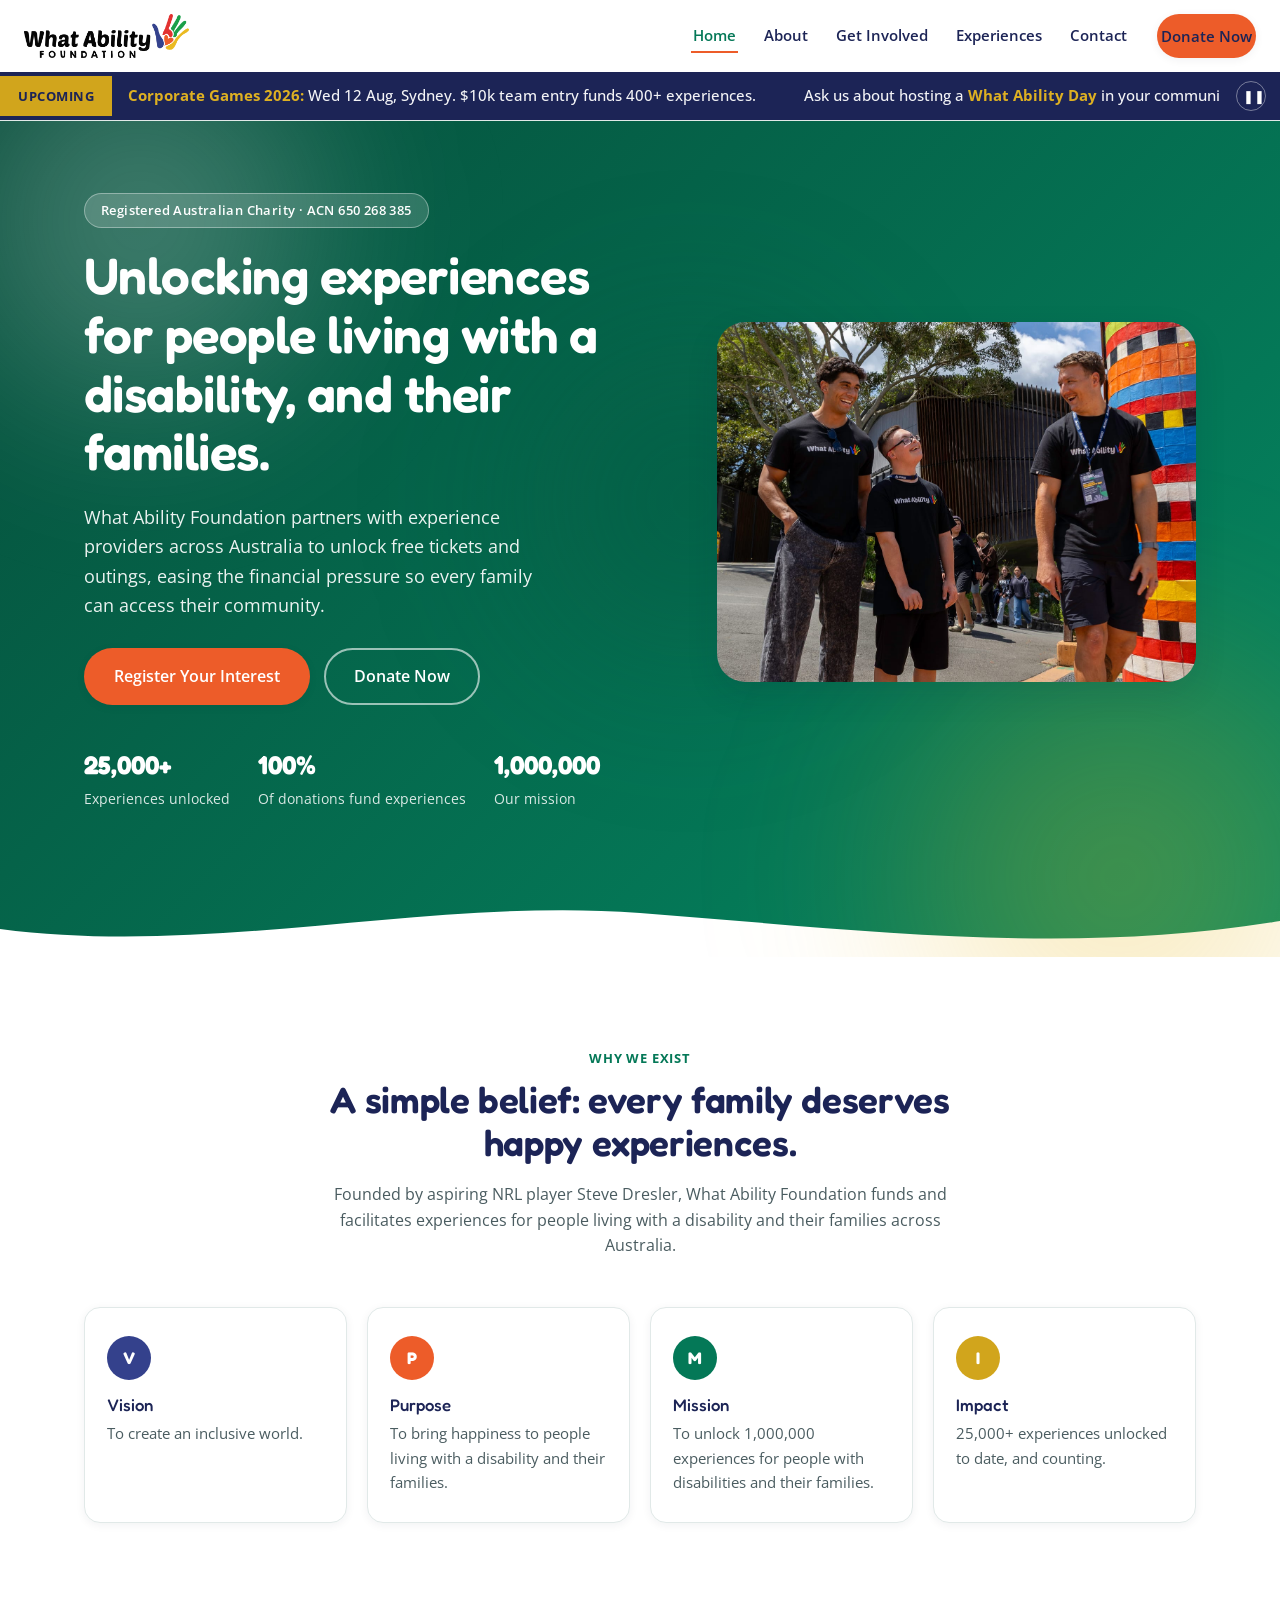
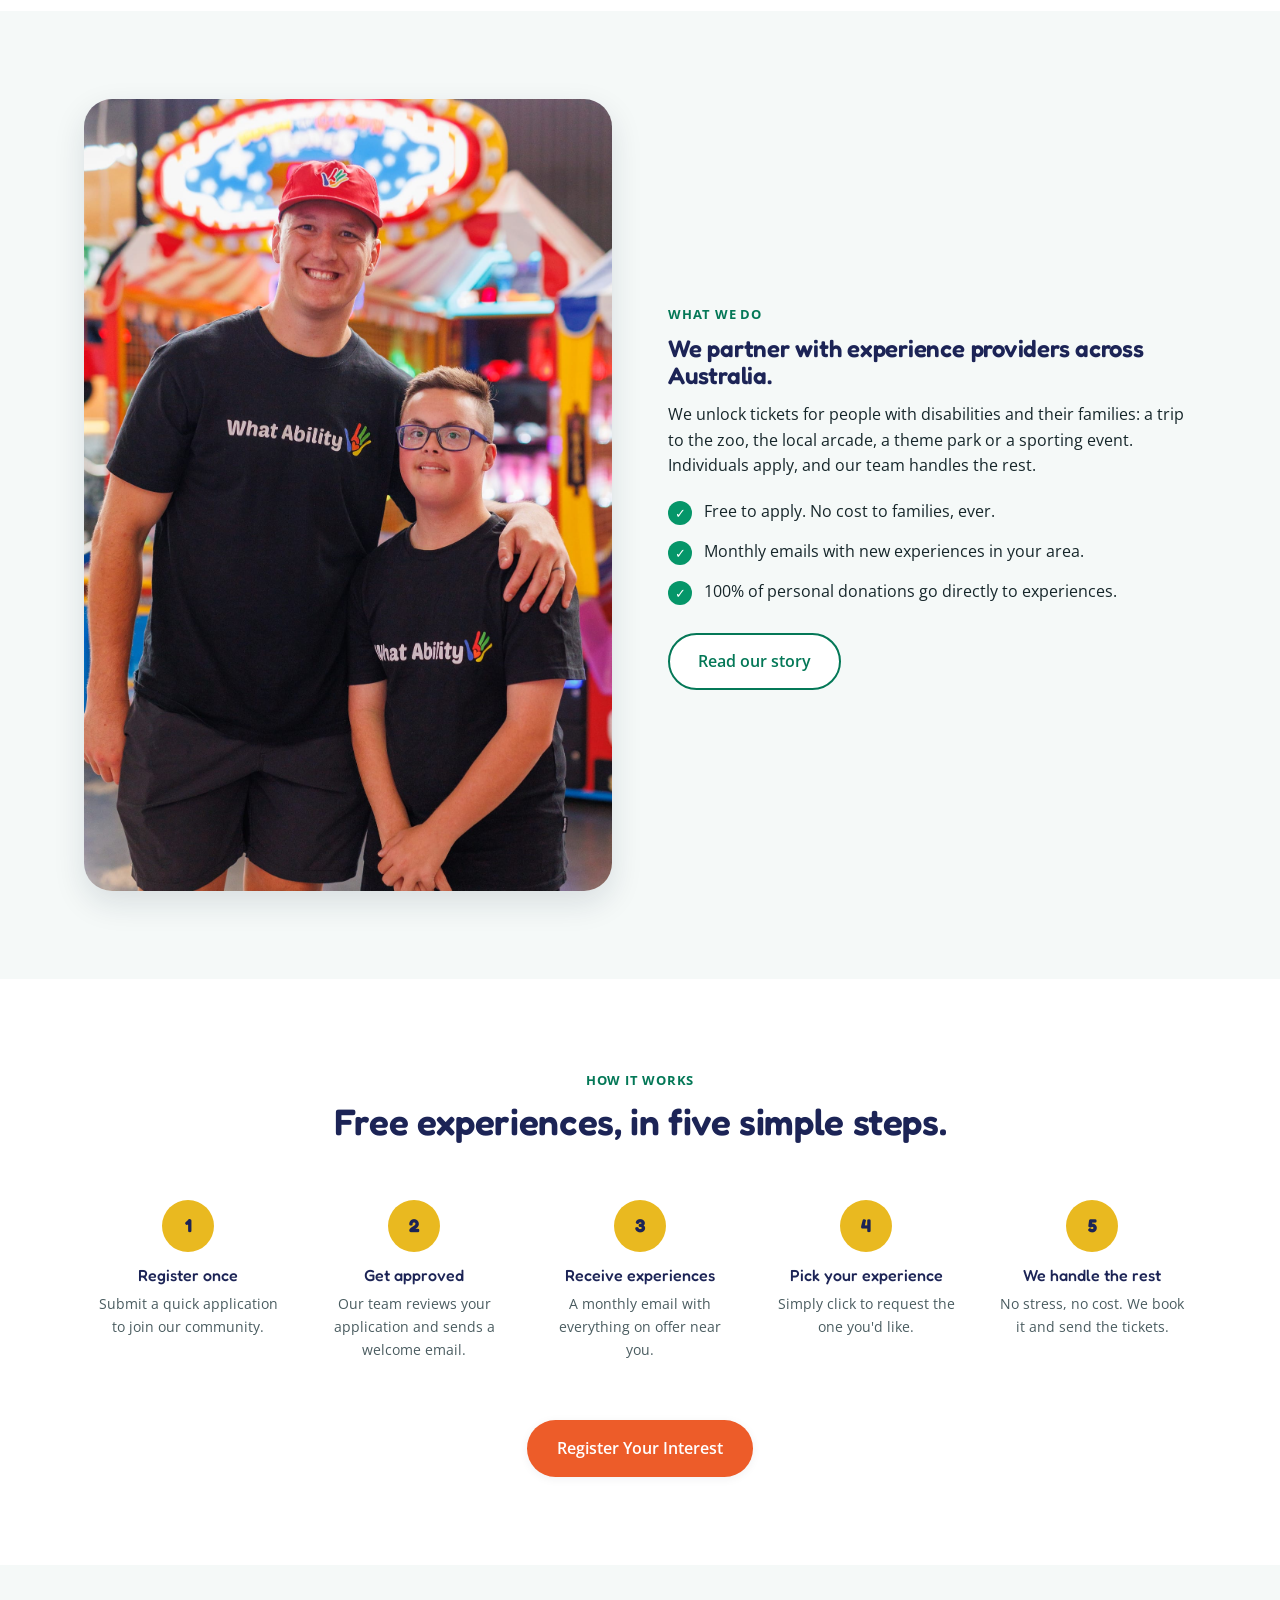
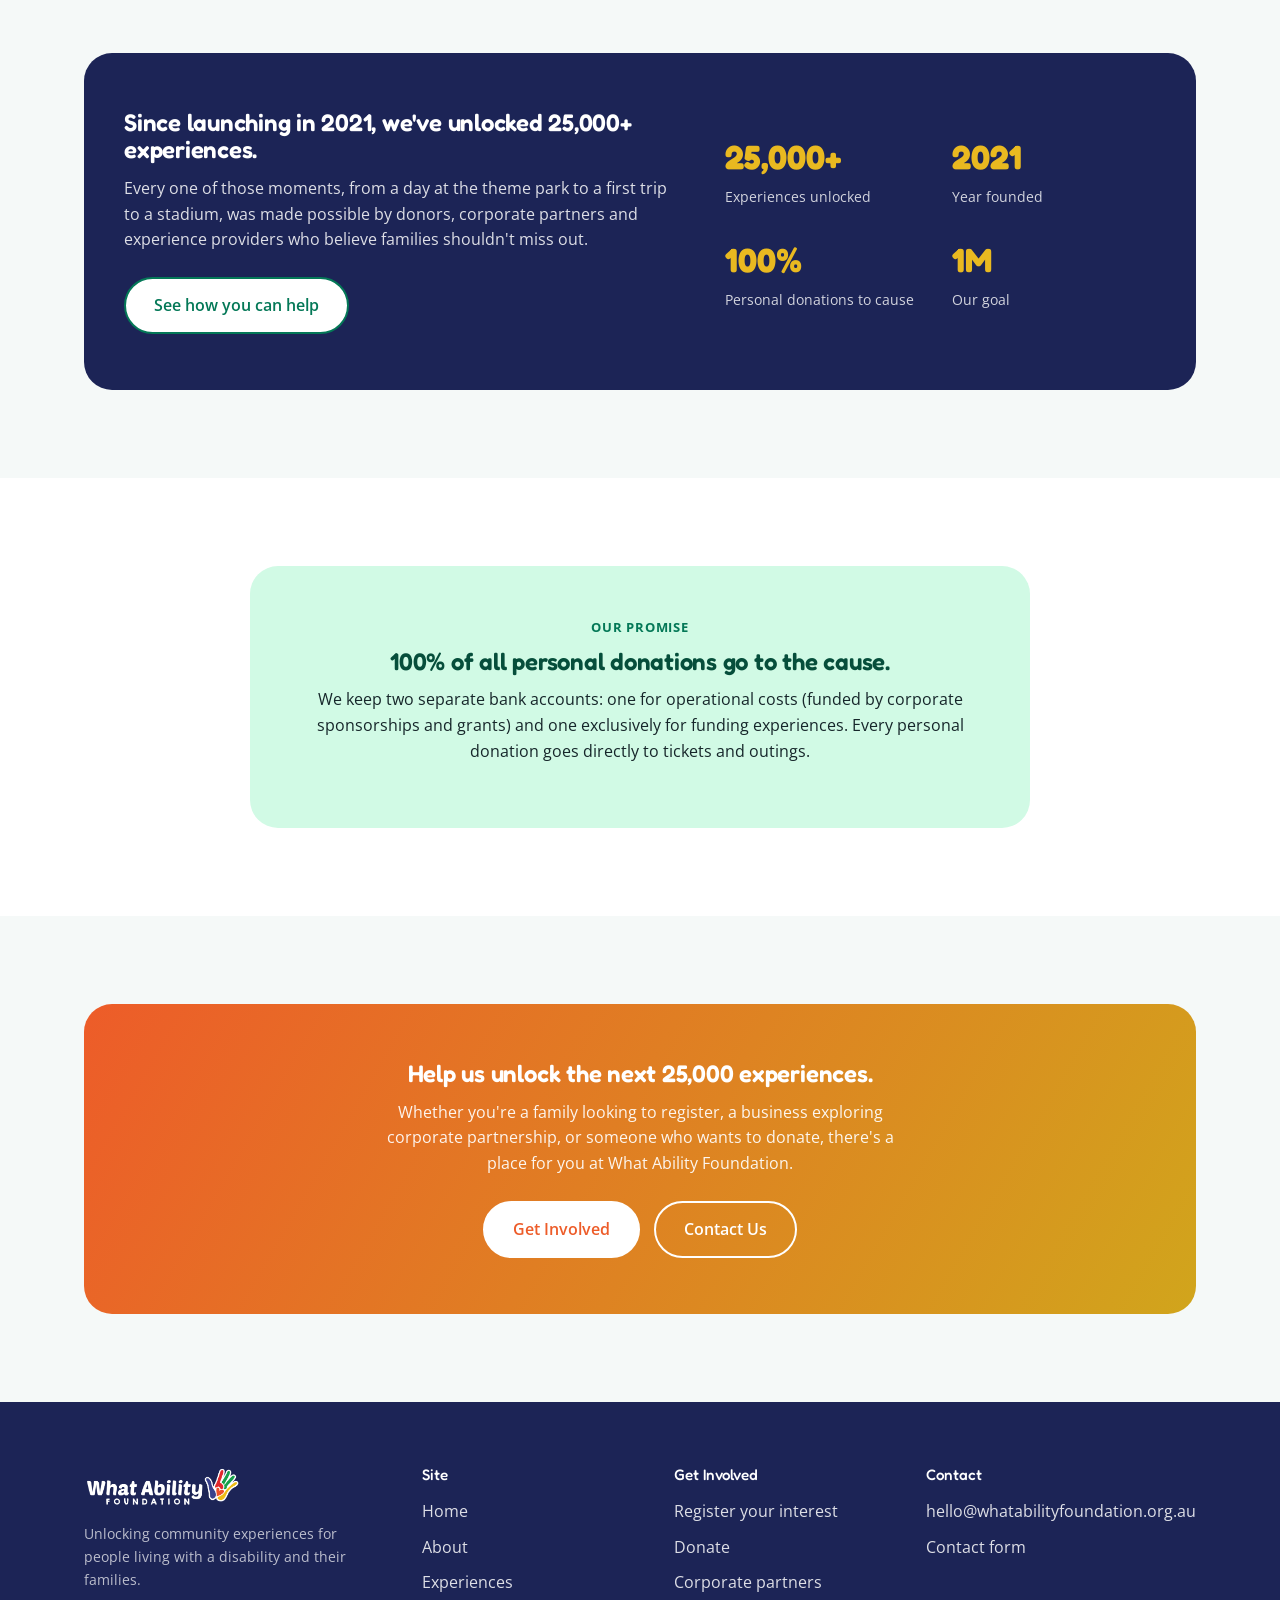
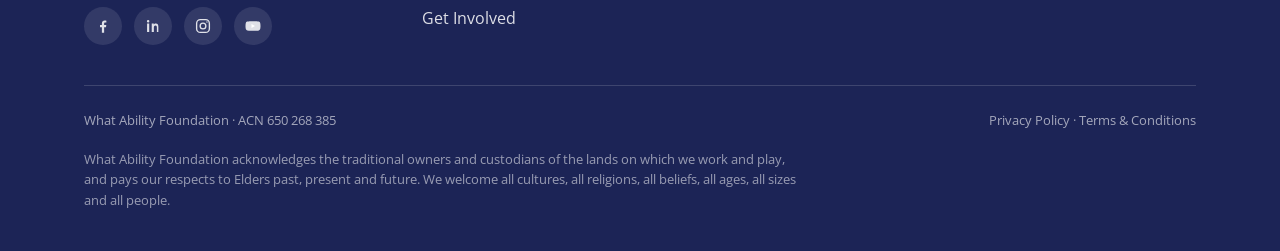
<file: Website/index.html>
<!DOCTYPE html>
<html lang="en-AU">
<head>
<meta charset="UTF-8">
<meta name="viewport" content="width=device-width, initial-scale=1.0">
<title>What Ability Foundation | Unlocking Experiences</title>
<meta name="description" content="What Ability Foundation unlocks free community experiences for people living with a disability and their families across Australia. 100% of personal donations go to the cause.">
<link rel="preconnect" href="https://fonts.googleapis.com">
<link rel="preconnect" href="https://fonts.gstatic.com" crossorigin>
<link href="https://fonts.googleapis.com/css2?family=Fredoka:wght@400;500;600;700&family=Poppins:wght@600;700;800&family=Open+Sans:wght@400;500;600;700&display=swap" rel="stylesheet">
<link rel="icon" href="images/hand-icon.png" type="image/png">
<link rel="stylesheet" href="css/styles.css">
</head>
<body>
<a class="skip-link" href="#main">Skip to content</a>

<header class="site-header">
  <div class="header-inner">
    <a class="logo-link" href="index.html">
      <img src="images/logo-color.png" alt="What Ability Foundation logo">
    </a>
    <nav class="main-nav" aria-label="Primary">
      <ul>
        <li><a href="index.html" aria-current="page">Home</a></li>
        <li><a href="about.html">About</a></li>
        <li><a href="get-involved.html">Get Involved</a></li>
        <li><a href="experiences.html">Experiences</a></li>
        <li><a href="contact.html">Contact</a></li>
      </ul>
      <a class="btn btn-primary" href="get-involved.html#donate">Donate Now</a>
    </nav>
    <button class="nav-toggle" aria-label="Open menu" aria-expanded="false">
      <svg viewBox="0 0 24 24" fill="none" stroke="currentColor" stroke-width="2"><line x1="3" y1="6" x2="21" y2="6"/><line x1="3" y1="12" x2="21" y2="12"/><line x1="3" y1="18" x2="21" y2="18"/></svg>
    </button>
  </div>

  <div class="events-ticker" role="region" aria-label="Upcoming events">
    <span class="ticker-label">Upcoming</span>
    <div class="ticker-track-wrap">
      <div class="ticker-track">
        <span><strong>Corporate Games 2026:</strong> Wed 12 Aug, Sydney. $10k team entry funds 400+ experiences.</span>
        <span>Ask us about hosting a <strong>What Ability Day</strong> in your community.</span>
        <span><strong>25,000+ experiences</strong> unlocked since 2021. Help us reach 1,000,000.</span>
        <span>Corporate partners, get in touch about 2026/27 sponsorship packages.</span>
        <!-- duplicate set for seamless loop -->
        <span><strong>Corporate Games 2026:</strong> Wed 12 Aug, Sydney. $10k team entry funds 400+ experiences.</span>
        <span>Ask us about hosting a <strong>What Ability Day</strong> in your community.</span>
        <span><strong>25,000+ experiences</strong> unlocked since 2021. Help us reach 1,000,000.</span>
        <span>Corporate partners, get in touch about 2026/27 sponsorship packages.</span>
      </div>
    </div>
    <button class="ticker-pause" aria-label="Pause events ticker">❚❚</button>
  </div>
</header>

<main id="main">

  <!-- HERO -->
  <section class="hero">
    <div class="hero-bg" aria-hidden="true">
      <span class="blob blob-1"></span>
      <span class="blob blob-2"></span>
      <span class="blob blob-3"></span>
      <span class="spark s1"></span>
      <span class="spark s2"></span>
      <span class="spark s3"></span>
      <span class="spark s4"></span>
      <span class="spark s5"></span>
      <span class="spark s6"></span>
      <span class="spark s7"></span>
      <span class="spark s8"></span>
    </div>
    <div class="container hero-inner">
      <div>
        <span class="hero-eyebrow">Registered Australian Charity · ACN 650 268 385</span>
        <h1>Unlocking experiences for people living with a disability, and their families.</h1>
        <p class="lead">What Ability Foundation partners with experience providers across Australia to unlock free tickets and outings, easing the financial pressure so every family can access their community.</p>
        <div class="hero-actions">
          <a class="btn btn-primary" href="get-involved.html#register">Register Your Interest</a>
          <a class="btn btn-ghost" href="get-involved.html#donate">Donate Now</a>
        </div>
        <div class="hero-stats">
          <div><strong>25,000+</strong><span>Experiences unlocked</span></div>
          <div><strong>100%</strong><span>Of donations fund experiences</span></div>
          <div><strong>1,000,000</strong><span>Our mission</span></div>
        </div>
      </div>
      <div class="hero-media">
        <img src="images/hero-suggested.jpg" alt="Two staff members and a young participant laughing together at an inclusive community day">
      </div>
    </div>
    <svg class="wave-divider" viewBox="0 0 1440 60" preserveAspectRatio="none"><path fill="#ffffff" d="M0,32 C240,60 480,0 720,16 C960,32 1200,60 1440,24 L1440,60 L0,60 Z"/></svg>
  </section>

  <!-- VISION / PURPOSE / MISSION / IMPACT -->
  <section class="section">
    <div class="container">
      <div class="section-head">
        <span class="eyebrow">Why we exist</span>
        <h2>A simple belief: every family deserves happy experiences.</h2>
        <p>Founded by aspiring NRL player Steve Dresler, What Ability Foundation funds and facilitates experiences for people living with a disability and their families across Australia.</p>
      </div>
      <div class="mission-grid">
        <div class="mission-card">
          <div class="icon icon-chambray">V</div>
          <h3>Vision</h3>
          <p>To create an inclusive world.</p>
        </div>
        <div class="mission-card">
          <div class="icon icon-orange">P</div>
          <h3>Purpose</h3>
          <p>To bring happiness to people living with a disability and their families.</p>
        </div>
        <div class="mission-card">
          <div class="icon icon-green">M</div>
          <h3>Mission</h3>
          <p>To unlock 1,000,000 experiences for people with disabilities and their families.</p>
        </div>
        <div class="mission-card">
          <div class="icon icon-gold">I</div>
          <h3>Impact</h3>
          <p>25,000+ experiences unlocked to date, and counting.</p>
        </div>
      </div>
    </div>
  </section>

  <!-- WHAT WE DO -->
  <section class="section section-alt">
    <div class="container feature-split">
      <div class="feature-media">
        <img src="images/waf-day-entertainment-centre.jpg" alt="Participants wearing What Ability t-shirts and caps enjoying a What Ability Day at an entertainment centre">
      </div>
      <div>
        <span class="eyebrow">What we do</span>
        <h2>We partner with experience providers across Australia.</h2>
        <p>We unlock tickets for people with disabilities and their families: a trip to the zoo, the local arcade, a theme park or a sporting event. Individuals apply, and our team handles the rest.</p>
        <ul class="feature-list">
          <li><span class="check">✓</span><span>Free to apply. No cost to families, ever.</span></li>
          <li><span class="check">✓</span><span>Monthly emails with new experiences in your area.</span></li>
          <li><span class="check">✓</span><span>100% of personal donations go directly to experiences.</span></li>
        </ul>
        <div class="hero-actions">
          <a class="btn btn-secondary" href="about.html#story">Read our story</a>
        </div>
      </div>
    </div>
  </section>

  <!-- HOW IT WORKS -->
  <section class="section">
    <div class="container">
      <div class="section-head">
        <span class="eyebrow">How it works</span>
        <h2>Free experiences, in five simple steps.</h2>
      </div>
      <div class="steps">
        <div class="step-card"><div class="step-num">1</div><h3>Register once</h3><p>Submit a quick application to join our community.</p></div>
        <div class="step-card"><div class="step-num">2</div><h3>Get approved</h3><p>Our team reviews your application and sends a welcome email.</p></div>
        <div class="step-card"><div class="step-num">3</div><h3>Receive experiences</h3><p>A monthly email with everything on offer near you.</p></div>
        <div class="step-card"><div class="step-num">4</div><h3>Pick your experience</h3><p>Simply click to request the one you'd like.</p></div>
        <div class="step-card"><div class="step-num">5</div><h3>We handle the rest</h3><p>No stress, no cost. We book it and send the tickets.</p></div>
      </div>
      <div style="text-align:center; margin-top:36px;">
        <a class="btn btn-primary" href="get-involved.html#register">Register Your Interest</a>
      </div>
    </div>
  </section>

  <!-- IMPACT BAND -->
  <section class="section section-alt">
    <div class="container">
      <div class="impact-band">
        <div>
          <h2>Since launching in 2021, we've unlocked 25,000+ experiences.</h2>
          <p>Every one of those moments, from a day at the theme park to a first trip to a stadium, was made possible by donors, corporate partners and experience providers who believe families shouldn't miss out.</p>
          <a class="btn btn-secondary" style="margin-top:8px;" href="get-involved.html">See how you can help</a>
        </div>
        <div class="impact-numbers">
          <div><strong>25,000+</strong><span>Experiences unlocked</span></div>
          <div><strong>2021</strong><span>Year founded</span></div>
          <div><strong>100%</strong><span>Personal donations to cause</span></div>
          <div><strong>1M</strong><span>Our goal</span></div>
        </div>
      </div>
    </div>
  </section>

  <!-- PROMISE -->
  <section class="section">
    <div class="container">
      <div class="promise-card">
        <span class="eyebrow">Our promise</span>
        <h2>100% of all personal donations go to the cause.</h2>
        <p>We keep two separate bank accounts: one for operational costs (funded by corporate sponsorships and grants) and one exclusively for funding experiences. Every personal donation goes directly to tickets and outings.</p>
      </div>
    </div>
  </section>

  <!-- CTA -->
  <section class="section section-alt">
    <div class="container">
      <div class="cta-band">
        <h2>Help us unlock the next 25,000 experiences.</h2>
        <p>Whether you're a family looking to register, a business exploring corporate partnership, or someone who wants to donate, there's a place for you at What Ability Foundation.</p>
        <div class="cta-actions">
          <a class="btn btn-secondary" href="get-involved.html">Get Involved</a>
          <a class="btn btn-ghost" style="border-color:#fff;" href="contact.html">Contact Us</a>
        </div>
      </div>
    </div>
  </section>

</main>

<footer class="site-footer">
  <div class="container">
    <div class="footer-grid">
      <div class="footer-about">
        <img class="footer-logo" src="images/logo-white.png" alt="What Ability Foundation logo">
        <p>Unlocking community experiences for people living with a disability and their families.</p>
        <div class="social-row">
          <a href="https://www.facebook.com/Whatabilityfoundation/" aria-label="Facebook"><svg viewBox="0 0 24 24" fill="currentColor"><path d="M13.5 21v-7.44h2.5l.37-2.9h-2.87V8.84c0-.84.23-1.41 1.44-1.41h1.54V4.84c-.27-.04-1.18-.11-2.24-.11-2.22 0-3.74 1.35-3.74 3.84v2.14H8v2.9h2.5V21h3z"/></svg></a>
          <a href="https://www.linkedin.com/company/what-ability-foundation/" aria-label="LinkedIn"><svg viewBox="0 0 24 24" fill="currentColor"><path d="M6.94 8.5H4.1V20h2.84V8.5zM5.52 4a1.65 1.65 0 1 0 0 3.3 1.65 1.65 0 0 0 0-3.3zM20 20h-2.83v-5.6c0-1.34-.03-3.06-1.87-3.06-1.87 0-2.16 1.46-2.16 2.96V20H10.3V8.5h2.72v1.57h.04c.38-.72 1.3-1.48 2.68-1.48 2.87 0 3.4 1.89 3.4 4.35V20z"/></svg></a>
          <a href="https://www.instagram.com/whatabilityfoundation" aria-label="Instagram"><svg viewBox="0 0 24 24" fill="none" stroke="currentColor" stroke-width="1.8" stroke-linecap="round" stroke-linejoin="round"><rect x="3.5" y="3.5" width="17" height="17" rx="5"/><circle cx="12" cy="12" r="3.8"/><circle cx="17.3" cy="6.7" r=".9" fill="currentColor" stroke="none"/></svg></a>
          <a href="https://www.youtube.com/@WhatAbilityFoundation/featured" aria-label="YouTube"><svg viewBox="0 0 24 24" fill="currentColor"><path d="M22 12c0-1.4-.1-2.8-.4-4.1a2.6 2.6 0 0 0-1.8-1.8C18 5.6 12 5.6 12 5.6s-6 0-7.8.5c-.9.2-1.6.9-1.8 1.8C2.1 9.2 2 10.6 2 12s.1 2.8.4 4.1c.2.9.9 1.6 1.8 1.8 1.8.5 7.8.5 7.8.5s6 0 7.8-.5c.9-.2 1.6-.9 1.8-1.8.3-1.3.4-2.7.4-4.1z"/><path d="M10 9.3v5.4l4.7-2.7z" fill="#fff"/></svg></a>
        </div>
      </div>
      <div>
        <h4>Site</h4>
        <ul>
          <li><a href="index.html">Home</a></li>
          <li><a href="about.html">About</a></li>
          <li><a href="experiences.html">Experiences</a></li>
          <li><a href="get-involved.html">Get Involved</a></li>
        </ul>
      </div>
      <div>
        <h4>Get Involved</h4>
        <ul>
          <li><a href="get-involved.html#register">Register your interest</a></li>
          <li><a href="get-involved.html#donate">Donate</a></li>
          <li><a href="get-involved.html#partner">Corporate partners</a></li>
        </ul>
      </div>
      <div>
        <h4>Contact</h4>
        <ul>
          <li><a href="mailto:hello@whatabilityfoundation.org.au">hello@whatabilityfoundation.org.au</a></li>
          <li><a href="contact.html">Contact form</a></li>
        </ul>
      </div>
    </div>
    <div class="footer-bottom">
      <span>What Ability Foundation · ACN 650 268 385</span>
      <span><a href="#">Privacy Policy</a> · <a href="#">Terms &amp; Conditions</a></span>
    </div>
    <p class="acknowledgement">What Ability Foundation acknowledges the traditional owners and custodians of the lands on which we work and play, and pays our respects to Elders past, present and future. We welcome all cultures, all religions, all beliefs, all ages, all sizes and all people.</p>
  </div>
</footer>

<script src="js/script.js"></script>
</body>
</html>
</file>
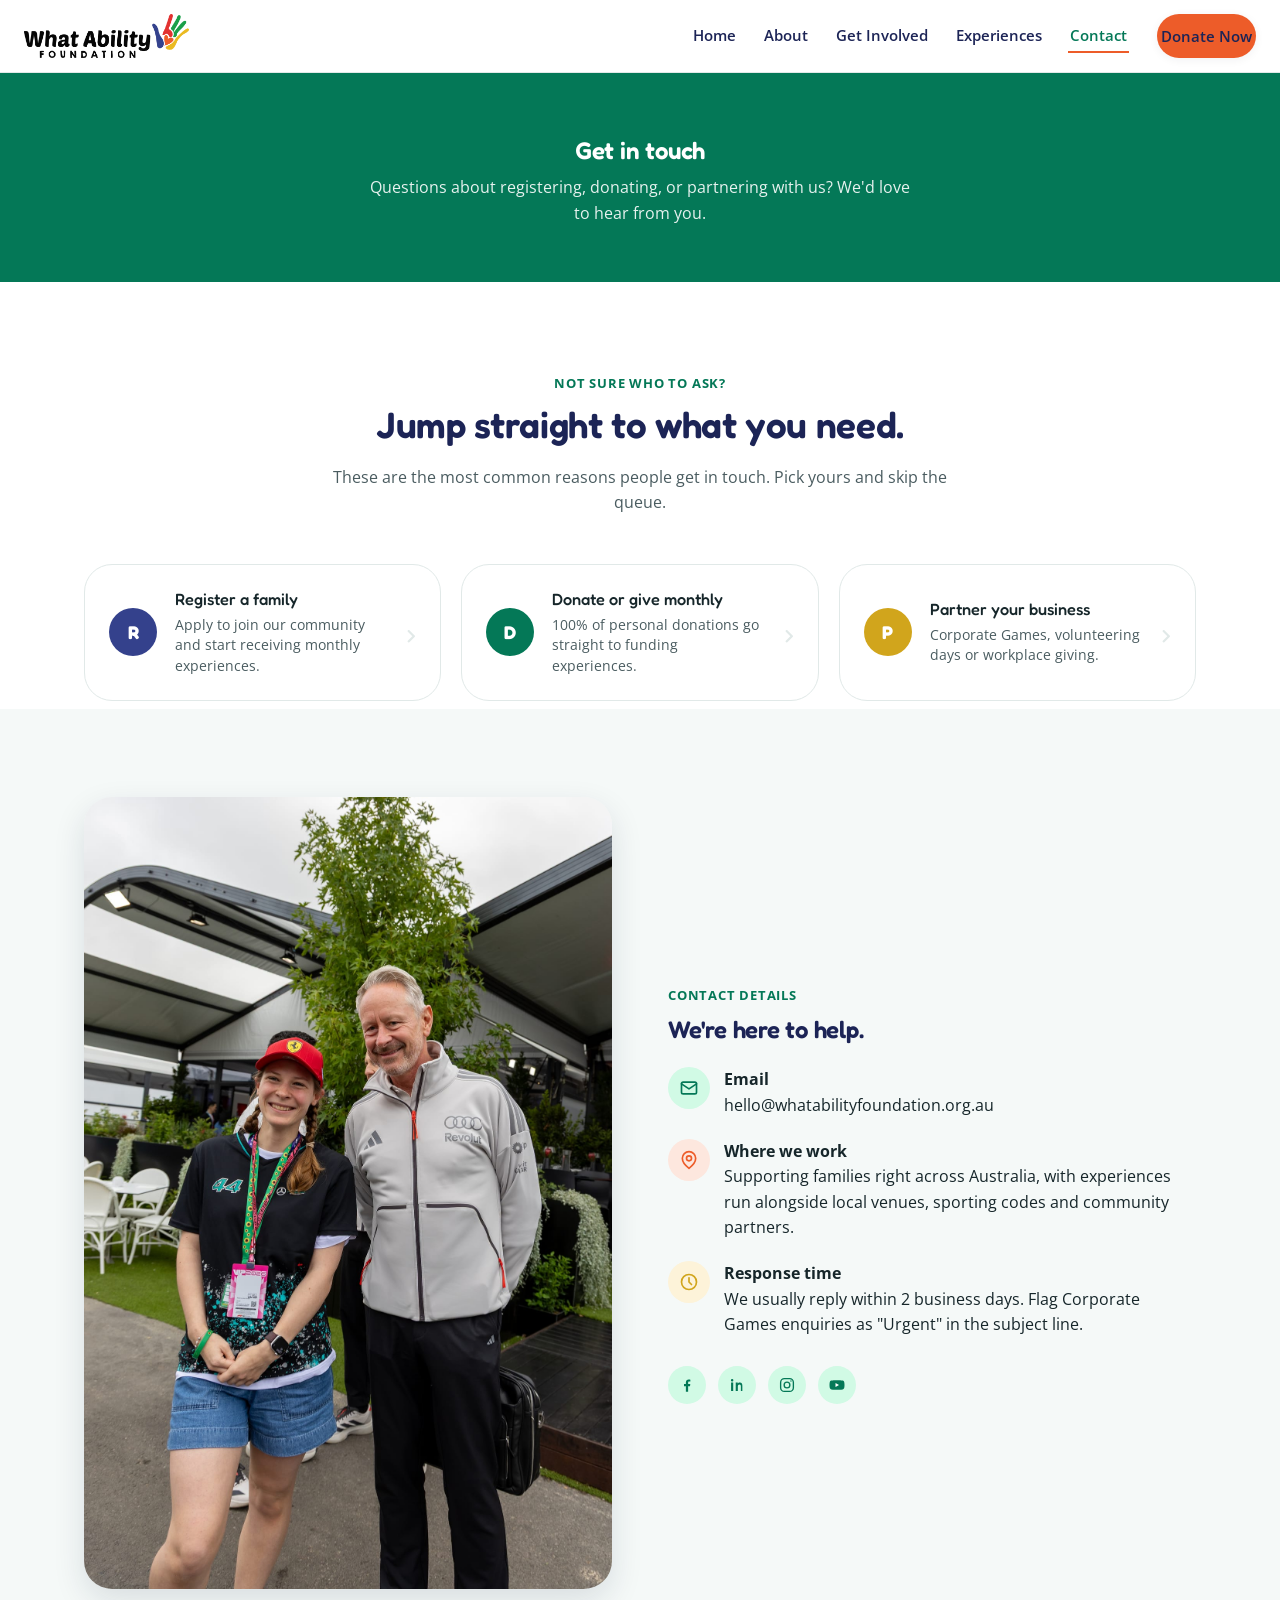
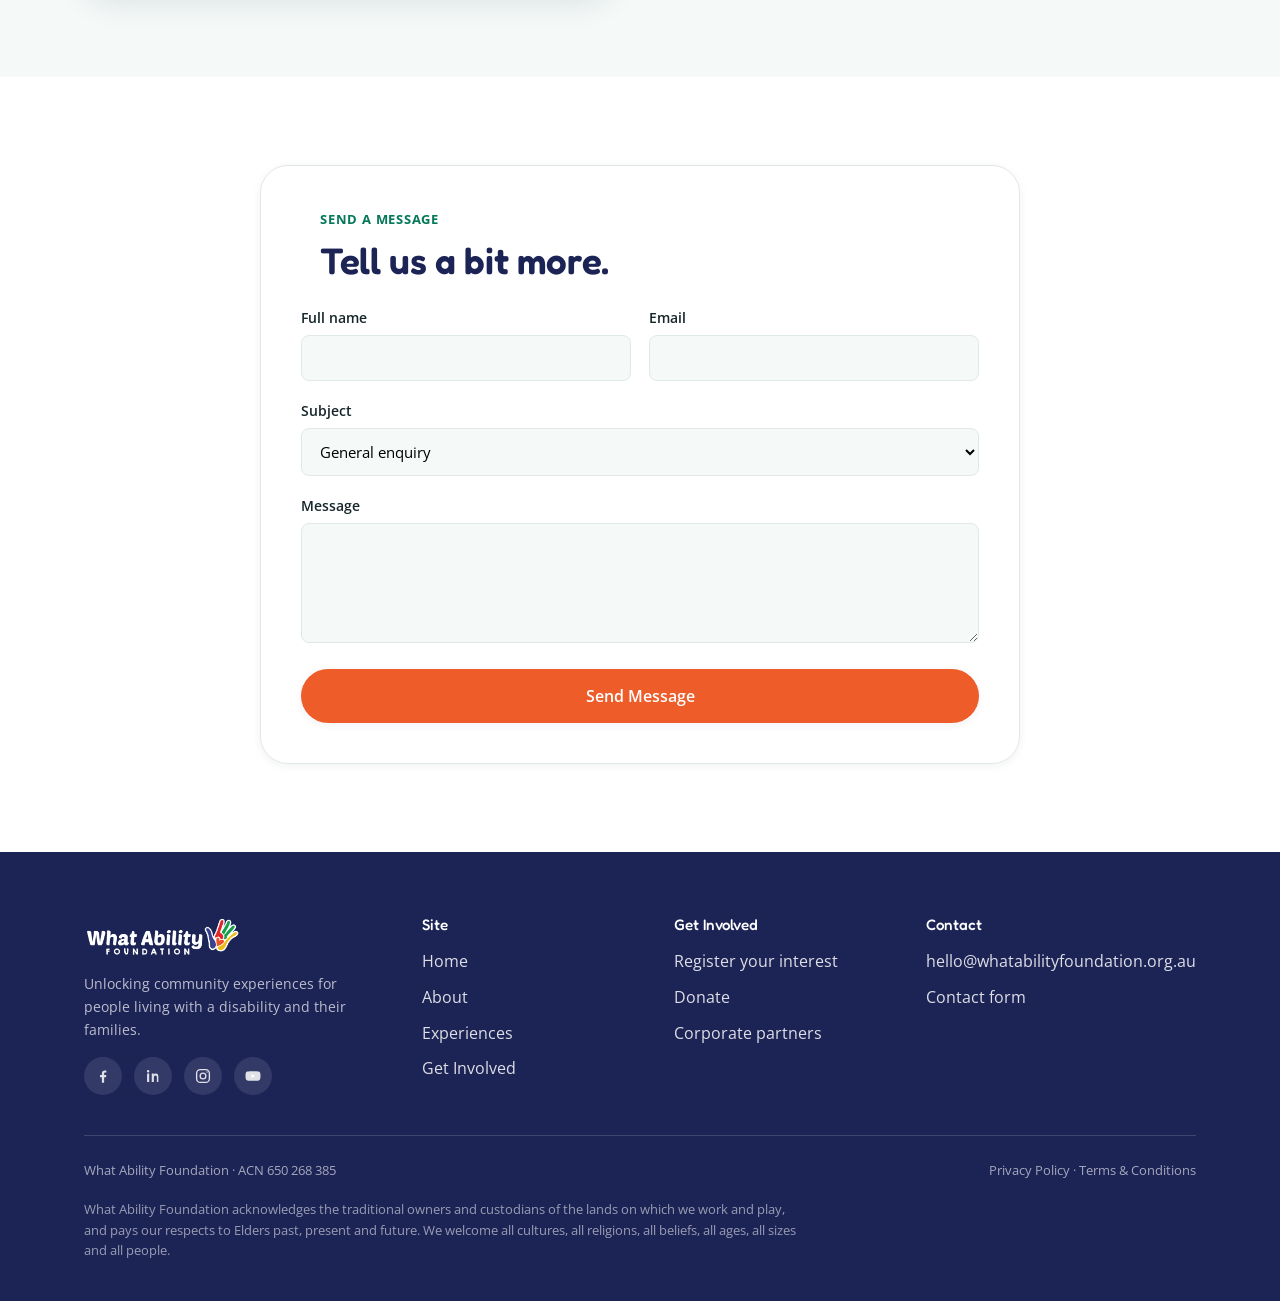
<file: Website/contact.html>
<!DOCTYPE html>
<html lang="en-AU">
<head>
<meta charset="UTF-8">
<meta name="viewport" content="width=device-width, initial-scale=1.0">
<title>Contact Us | What Ability Foundation</title>
<meta name="description" content="Get in touch with What Ability Foundation for questions, partnerships, media or general enquiries.">
<link rel="preconnect" href="https://fonts.googleapis.com">
<link rel="preconnect" href="https://fonts.gstatic.com" crossorigin>
<link href="https://fonts.googleapis.com/css2?family=Fredoka:wght@400;500;600;700&family=Poppins:wght@600;700;800&family=Open+Sans:wght@400;500;600;700&display=swap" rel="stylesheet">
<link rel="icon" href="images/hand-icon.png" type="image/png">
<link rel="stylesheet" href="css/styles.css">
</head>
<body>
<a class="skip-link" href="#main">Skip to content</a>

<header class="site-header">
  <div class="header-inner">
    <a class="logo-link" href="index.html">
      <img src="images/logo-color.png" alt="What Ability Foundation logo">
    </a>
    <nav class="main-nav" aria-label="Primary">
      <ul>
        <li><a href="index.html">Home</a></li>
        <li><a href="about.html">About</a></li>
        <li><a href="get-involved.html">Get Involved</a></li>
        <li><a href="experiences.html">Experiences</a></li>
        <li><a href="contact.html" aria-current="page">Contact</a></li>
      </ul>
      <a class="btn btn-primary" href="get-involved.html#donate">Donate Now</a>
    </nav>
    <button class="nav-toggle" aria-label="Open menu" aria-expanded="false">
      <svg viewBox="0 0 24 24" fill="none" stroke="currentColor" stroke-width="2"><line x1="3" y1="6" x2="21" y2="6"/><line x1="3" y1="12" x2="21" y2="12"/><line x1="3" y1="18" x2="21" y2="18"/></svg>
    </button>
  </div>
</header>

<main id="main">

  <section class="page-hero">
    <div class="container">
      <h1>Get in touch</h1>
      <p>Questions about registering, donating, or partnering with us? We'd love to hear from you.</p>
    </div>
  </section>

  <!-- QUICK LINKS -->
  <section class="section" style="padding-bottom:8px;">
    <div class="container">
      <div class="section-head">
        <span class="eyebrow">Not sure who to ask?</span>
        <h2>Jump straight to what you need.</h2>
        <p>These are the most common reasons people get in touch. Pick yours and skip the queue.</p>
      </div>
      <div class="quicklink-grid">
        <a class="quicklink-card" href="get-involved.html#register">
          <div class="icon icon-chambray">R</div>
          <div class="quicklink-text">
            <h3>Register a family</h3>
            <p>Apply to join our community and start receiving monthly experiences.</p>
          </div>
          <span class="chevron" aria-hidden="true">&rsaquo;</span>
        </a>
        <a class="quicklink-card" href="get-involved.html#donate">
          <div class="icon icon-green">D</div>
          <div class="quicklink-text">
            <h3>Donate or give monthly</h3>
            <p>100% of personal donations go straight to funding experiences.</p>
          </div>
          <span class="chevron" aria-hidden="true">&rsaquo;</span>
        </a>
        <a class="quicklink-card" href="get-involved.html#partner">
          <div class="icon icon-gold">P</div>
          <div class="quicklink-text">
            <h3>Partner your business</h3>
            <p>Corporate Games, volunteering days or workplace giving.</p>
          </div>
          <span class="chevron" aria-hidden="true">&rsaquo;</span>
        </a>
      </div>
    </div>
  </section>

  <!-- CONTACT DETAILS -->
  <section class="section section-alt">
    <div class="container feature-split">
      <div class="feature-media">
        <img src="images/contact-visual.jpg" alt="A What Ability participant enjoying a trackside experience">
      </div>
      <div>
        <span class="eyebrow">Contact details</span>
        <h2>We're here to help.</h2>
        <div class="contact-info" style="margin-top:24px;">
          <div class="item">
            <div class="icon"><svg viewBox="0 0 24 24" fill="none" stroke="currentColor" stroke-width="2" stroke-linecap="round" stroke-linejoin="round"><rect x="3" y="5" width="18" height="14" rx="2"/><path d="m3 7 9 6 9-6"/></svg></div>
            <div><strong>Email</strong><br><a href="mailto:hello@whatabilityfoundation.org.au">hello@whatabilityfoundation.org.au</a></div>
          </div>
          <div class="item">
            <div class="icon icon-orange-bg"><svg viewBox="0 0 24 24" fill="none" stroke="currentColor" stroke-width="2" stroke-linecap="round" stroke-linejoin="round"><path d="M20 10c0 6-8 12-8 12s-8-6-8-12a8 8 0 0 1 16 0Z"/><circle cx="12" cy="10" r="3"/></svg></div>
            <div><strong>Where we work</strong><br>Supporting families right across Australia, with experiences run alongside local venues, sporting codes and community partners.</div>
          </div>
          <div class="item">
            <div class="icon icon-gold-bg"><svg viewBox="0 0 24 24" fill="none" stroke="currentColor" stroke-width="2" stroke-linecap="round" stroke-linejoin="round"><circle cx="12" cy="12" r="9"/><path d="M12 7v5l3 3"/></svg></div>
            <div><strong>Response time</strong><br>We usually reply within 2 business days. Flag Corporate Games enquiries as "Urgent" in the subject line.</div>
          </div>
        </div>
        <div class="social-row" style="margin-top:28px;">
          <a href="https://www.facebook.com/Whatabilityfoundation/" aria-label="Facebook" style="background:var(--teal-100); color:var(--teal-700);"><svg viewBox="0 0 24 24" fill="currentColor"><path d="M13.5 21v-7.44h2.5l.37-2.9h-2.87V8.84c0-.84.23-1.41 1.44-1.41h1.54V4.84c-.27-.04-1.18-.11-2.24-.11-2.22 0-3.74 1.35-3.74 3.84v2.14H8v2.9h2.5V21h3z"/></svg></a>
          <a href="https://www.linkedin.com/company/what-ability-foundation/" aria-label="LinkedIn" style="background:var(--teal-100); color:var(--teal-700);"><svg viewBox="0 0 24 24" fill="currentColor"><path d="M6.94 8.5H4.1V20h2.84V8.5zM5.52 4a1.65 1.65 0 1 0 0 3.3 1.65 1.65 0 0 0 0-3.3zM20 20h-2.83v-5.6c0-1.34-.03-3.06-1.87-3.06-1.87 0-2.16 1.46-2.16 2.96V20H10.3V8.5h2.72v1.57h.04c.38-.72 1.3-1.48 2.68-1.48 2.87 0 3.4 1.89 3.4 4.35V20z"/></svg></a>
          <a href="https://www.instagram.com/whatabilityfoundation" aria-label="Instagram" style="background:var(--teal-100); color:var(--teal-700);"><svg viewBox="0 0 24 24" fill="none" stroke="currentColor" stroke-width="1.8" stroke-linecap="round" stroke-linejoin="round"><rect x="3.5" y="3.5" width="17" height="17" rx="5"/><circle cx="12" cy="12" r="3.8"/><circle cx="17.3" cy="6.7" r=".9" fill="currentColor" stroke="none"/></svg></a>
          <a href="https://www.youtube.com/@WhatAbilityFoundation/featured" aria-label="YouTube" style="background:var(--teal-100); color:var(--teal-700);"><svg viewBox="0 0 24 24" fill="currentColor"><path d="M22 12c0-1.4-.1-2.8-.4-4.1a2.6 2.6 0 0 0-1.8-1.8C18 5.6 12 5.6 12 5.6s-6 0-7.8.5c-.9.2-1.6.9-1.8 1.8C2.1 9.2 2 10.6 2 12s.1 2.8.4 4.1c.2.9.9 1.6 1.8 1.8 1.8.5 7.8.5 7.8.5s6 0 7.8-.5c.9-.2 1.6-.9 1.8-1.8.3-1.3.4-2.7.4-4.1z"/><path d="M10 9.3v5.4l4.7-2.7z" fill="#fff"/></svg></a>
        </div>
      </div>
    </div>
  </section>

  <!-- MESSAGE FORM -->
  <section class="section">
    <div class="container">
      <div class="form-card" style="max-width:760px; margin:0 auto;">
        <div class="section-head" style="text-align:left; margin-bottom:24px;">
          <span class="eyebrow">Send a message</span>
          <h2 style="margin-bottom:0;">Tell us a bit more.</h2>
        </div>
        <form data-demo-form>
          <div class="form-grid">
            <div><label for="c-name">Full name</label><input id="c-name" name="name" type="text" required></div>
            <div><label for="c-email">Email</label><input id="c-email" name="email" type="email" required></div>
            <div class="full"><label for="c-subject">Subject</label>
              <select id="c-subject" name="subject">
                <option>General enquiry</option>
                <option>Register my interest</option>
                <option>Donation</option>
                <option>Corporate partnership</option>
                <option>Media</option>
              </select>
            </div>
            <div class="full"><label for="c-message">Message</label><textarea id="c-message" name="message" required></textarea></div>
          </div>
          <button class="btn btn-primary btn-block" style="margin-top:18px;" type="submit">Send Message</button>
          <p class="form-note" role="status" style="display:none; margin-top:14px; color:var(--teal-700); font-weight:600;"></p>
        </form>
      </div>
    </div>
  </section>

</main>

<footer class="site-footer">
  <div class="container">
    <div class="footer-grid">
      <div class="footer-about">
        <img class="footer-logo" src="images/logo-white.png" alt="What Ability Foundation logo">
        <p>Unlocking community experiences for people living with a disability and their families.</p>
        <div class="social-row">
          <a href="https://www.facebook.com/Whatabilityfoundation/" aria-label="Facebook"><svg viewBox="0 0 24 24" fill="currentColor"><path d="M13.5 21v-7.44h2.5l.37-2.9h-2.87V8.84c0-.84.23-1.41 1.44-1.41h1.54V4.84c-.27-.04-1.18-.11-2.24-.11-2.22 0-3.74 1.35-3.74 3.84v2.14H8v2.9h2.5V21h3z"/></svg></a>
          <a href="https://www.linkedin.com/company/what-ability-foundation/" aria-label="LinkedIn"><svg viewBox="0 0 24 24" fill="currentColor"><path d="M6.94 8.5H4.1V20h2.84V8.5zM5.52 4a1.65 1.65 0 1 0 0 3.3 1.65 1.65 0 0 0 0-3.3zM20 20h-2.83v-5.6c0-1.34-.03-3.06-1.87-3.06-1.87 0-2.16 1.46-2.16 2.96V20H10.3V8.5h2.72v1.57h.04c.38-.72 1.3-1.48 2.68-1.48 2.87 0 3.4 1.89 3.4 4.35V20z"/></svg></a>
          <a href="https://www.instagram.com/whatabilityfoundation" aria-label="Instagram"><svg viewBox="0 0 24 24" fill="none" stroke="currentColor" stroke-width="1.8" stroke-linecap="round" stroke-linejoin="round"><rect x="3.5" y="3.5" width="17" height="17" rx="5"/><circle cx="12" cy="12" r="3.8"/><circle cx="17.3" cy="6.7" r=".9" fill="currentColor" stroke="none"/></svg></a>
          <a href="https://www.youtube.com/@WhatAbilityFoundation/featured" aria-label="YouTube"><svg viewBox="0 0 24 24" fill="currentColor"><path d="M22 12c0-1.4-.1-2.8-.4-4.1a2.6 2.6 0 0 0-1.8-1.8C18 5.6 12 5.6 12 5.6s-6 0-7.8.5c-.9.2-1.6.9-1.8 1.8C2.1 9.2 2 10.6 2 12s.1 2.8.4 4.1c.2.9.9 1.6 1.8 1.8 1.8.5 7.8.5 7.8.5s6 0 7.8-.5c.9-.2 1.6-.9 1.8-1.8.3-1.3.4-2.7.4-4.1z"/><path d="M10 9.3v5.4l4.7-2.7z" fill="#fff"/></svg></a>
        </div>
      </div>
      <div>
        <h4>Site</h4>
        <ul>
          <li><a href="index.html">Home</a></li>
          <li><a href="about.html">About</a></li>
          <li><a href="experiences.html">Experiences</a></li>
          <li><a href="get-involved.html">Get Involved</a></li>
        </ul>
      </div>
      <div>
        <h4>Get Involved</h4>
        <ul>
          <li><a href="get-involved.html#register">Register your interest</a></li>
          <li><a href="get-involved.html#donate">Donate</a></li>
          <li><a href="get-involved.html#partner">Corporate partners</a></li>
        </ul>
      </div>
      <div>
        <h4>Contact</h4>
        <ul>
          <li><a href="mailto:hello@whatabilityfoundation.org.au">hello@whatabilityfoundation.org.au</a></li>
          <li><a href="contact.html">Contact form</a></li>
        </ul>
      </div>
    </div>
    <div class="footer-bottom">
      <span>What Ability Foundation · ACN 650 268 385</span>
      <span><a href="#">Privacy Policy</a> · <a href="#">Terms &amp; Conditions</a></span>
    </div>
    <p class="acknowledgement">What Ability Foundation acknowledges the traditional owners and custodians of the lands on which we work and play, and pays our respects to Elders past, present and future. We welcome all cultures, all religions, all beliefs, all ages, all sizes and all people.</p>
  </div>
</footer>

<script src="js/script.js"></script>
</body>
</html>
</file>
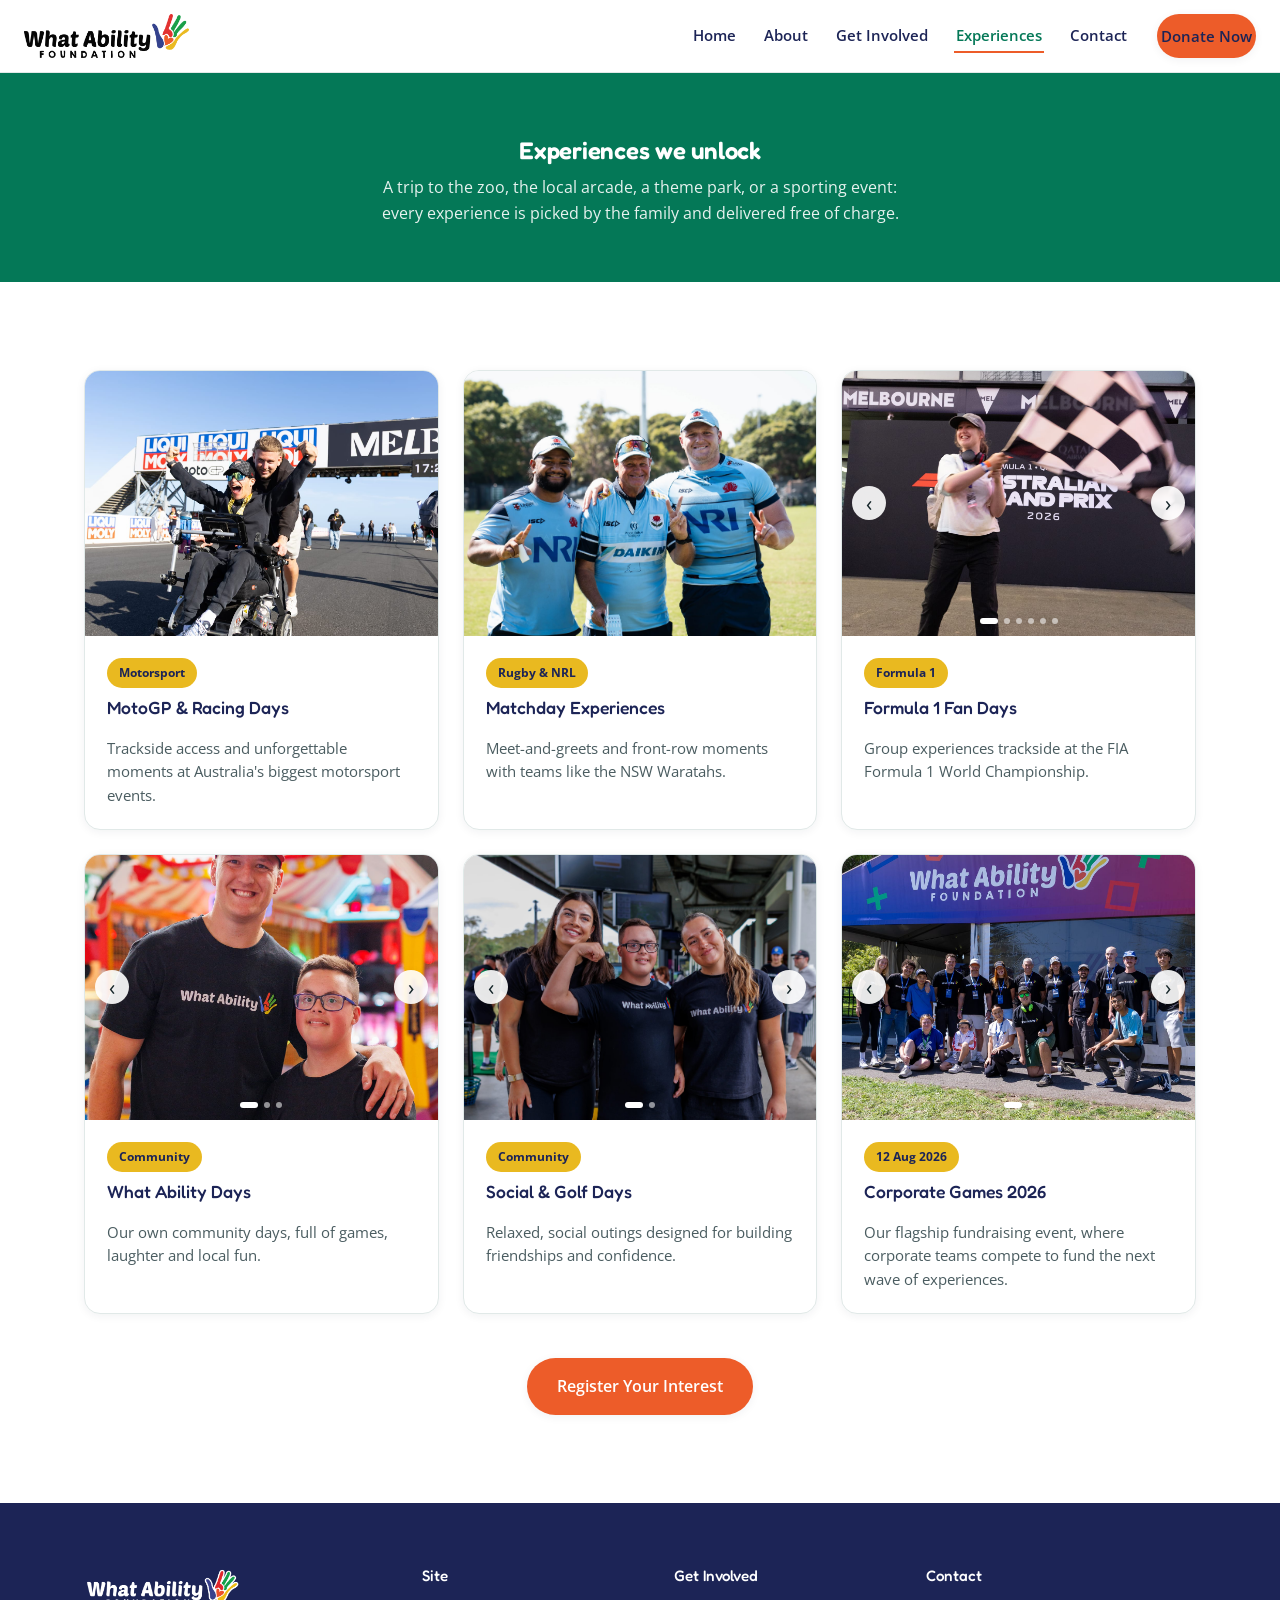
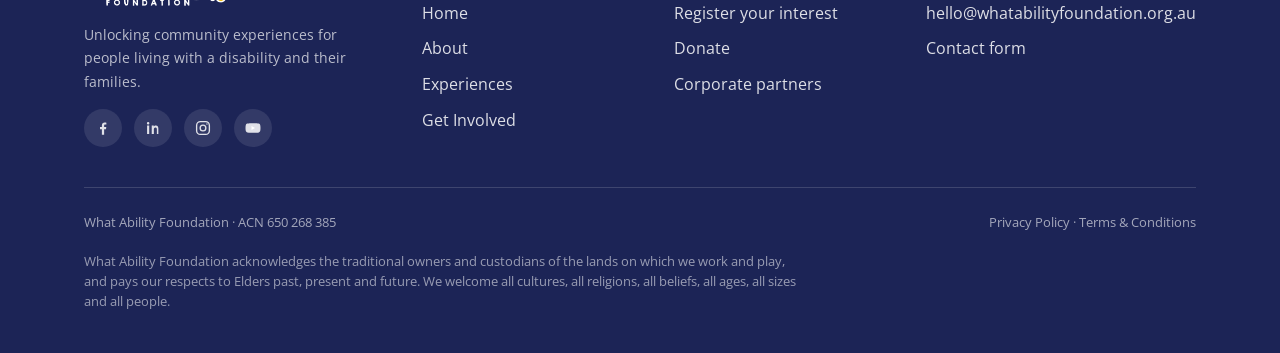
<file: Website/experiences.html>
<!DOCTYPE html>
<html lang="en-AU">
<head>
<meta charset="UTF-8">
<meta name="viewport" content="width=device-width, initial-scale=1.0">
<title>Experiences | What Ability Foundation</title>
<meta name="description" content="From theme parks to sporting events, see the kinds of experiences What Ability Foundation unlocks for people with disabilities and their families.">
<link rel="preconnect" href="https://fonts.googleapis.com">
<link rel="preconnect" href="https://fonts.gstatic.com" crossorigin>
<link href="https://fonts.googleapis.com/css2?family=Fredoka:wght@400;500;600;700&family=Poppins:wght@600;700;800&family=Open+Sans:wght@400;500;600;700&display=swap" rel="stylesheet">
<link rel="icon" href="images/hand-icon.png" type="image/png">
<link rel="stylesheet" href="css/styles.css">
</head>
<body>
<a class="skip-link" href="#main">Skip to content</a>

<header class="site-header">
  <div class="header-inner">
    <a class="logo-link" href="index.html">
      <img src="images/logo-color.png" alt="What Ability Foundation logo">
    </a>
    <nav class="main-nav" aria-label="Primary">
      <ul>
        <li><a href="index.html">Home</a></li>
        <li><a href="about.html">About</a></li>
        <li><a href="get-involved.html">Get Involved</a></li>
        <li><a href="experiences.html" aria-current="page">Experiences</a></li>
        <li><a href="contact.html">Contact</a></li>
      </ul>
      <a class="btn btn-primary" href="get-involved.html#donate">Donate Now</a>
    </nav>
    <button class="nav-toggle" aria-label="Open menu" aria-expanded="false">
      <svg viewBox="0 0 24 24" fill="none" stroke="currentColor" stroke-width="2"><line x1="3" y1="6" x2="21" y2="6"/><line x1="3" y1="12" x2="21" y2="12"/><line x1="3" y1="18" x2="21" y2="18"/></svg>
    </button>
  </div>
</header>

<main id="main">

  <section class="page-hero">
    <div class="container">
      <h1>Experiences we unlock</h1>
      <p>A trip to the zoo, the local arcade, a theme park, or a sporting event: every experience is picked by the family and delivered free of charge.</p>
    </div>
  </section>

  <section class="section">
    <div class="container">
      <div class="card-grid">
        <div class="event-card">
          <div class="event-media"><img src="images/motogp-experience.jpg" alt="A What Ability participant using a powerchair celebrates trackside at the Australian MotoGP"></div>
          <div class="event-body">
            <span class="event-date">Motorsport</span>
            <h3>MotoGP &amp; Racing Days</h3>
            <p>Trackside access and unforgettable moments at Australia's biggest motorsport events.</p>
          </div>
        </div>
        <div class="event-card">
          <div class="event-media"><img src="images/waratahs-partnership.jpg" alt="Participants on the field with NSW Waratahs rugby players"></div>
          <div class="event-body">
            <span class="event-date">Rugby &amp; NRL</span>
            <h3>Matchday Experiences</h3>
            <p>Meet-and-greets and front-row moments with teams like the NSW Waratahs.</p>
          </div>
        </div>
        <div class="event-card">
          <div class="event-media">
            <img class="carousel-slide active" src="images/community-golf-day.jpg" alt="A What Ability volunteer waving the chequered flag at the Australian Grand Prix">
            <img class="carousel-slide" src="images/gallery-1.jpg" alt="A What Ability participant shaking hands with an F1 driver" loading="lazy">
            <img class="carousel-slide" src="images/gallery-2.jpg" alt="A What Ability team member with an F1 driver" loading="lazy">
            <img class="carousel-slide" src="images/gallery-3.jpg" alt="A group of What Ability participants at the Australian Grand Prix" loading="lazy">
            <img class="carousel-slide" src="images/gallery-4.jpg" alt="A What Ability participant holding an F1 steering wheel" loading="lazy">
            <img class="carousel-slide" src="images/gallery-6.jpg" alt="A What Ability participant with a life-size F1 driver cutout" loading="lazy">
            <button type="button" class="carousel-arrow prev" aria-label="Previous photo">&lsaquo;</button>
            <button type="button" class="carousel-arrow next" aria-label="Next photo">&rsaquo;</button>
            <div class="carousel-dots">
              <button type="button" class="active" aria-label="Photo 1"></button>
              <button type="button" aria-label="Photo 2"></button>
              <button type="button" aria-label="Photo 3"></button>
              <button type="button" aria-label="Photo 4"></button>
              <button type="button" aria-label="Photo 5"></button>
              <button type="button" aria-label="Photo 6"></button>
            </div>
          </div>
          <div class="event-body">
            <span class="event-date">Formula 1</span>
            <h3>Formula 1 Fan Days</h3>
            <p>Group experiences trackside at the FIA Formula 1 World Championship.</p>
          </div>
        </div>
        <div class="event-card">
          <div class="event-media">
            <img class="carousel-slide active pos-high" src="images/waf-day-entertainment-centre.jpg" alt="Participants wearing What Ability t-shirts and caps enjoying a What Ability community day">
            <img class="carousel-slide" src="images/gallery-7.jpg" alt="A What Ability participant playing air hockey at an arcade" loading="lazy">
            <img class="carousel-slide" src="images/gallery-8.jpg" alt="What Ability participants watching a seal show at an aquarium" loading="lazy">
            <button type="button" class="carousel-arrow prev" aria-label="Previous photo">&lsaquo;</button>
            <button type="button" class="carousel-arrow next" aria-label="Next photo">&rsaquo;</button>
            <div class="carousel-dots">
              <button type="button" class="active" aria-label="Photo 1"></button>
              <button type="button" aria-label="Photo 2"></button>
              <button type="button" aria-label="Photo 3"></button>
            </div>
          </div>
          <div class="event-body">
            <span class="event-date">Community</span>
            <h3>What Ability Days</h3>
            <p>Our own community days, full of games, laughter and local fun.</p>
          </div>
        </div>
        <div class="event-card">
          <div class="event-media">
            <img class="carousel-slide active" src="images/f1-fan-experience.jpg" alt="Three What Ability team members smiling together at a golf driving range">
            <img class="carousel-slide" src="images/gallery-9.jpg" alt="A What Ability participant high-fiving a volunteer at a golf driving range" loading="lazy">
            <button type="button" class="carousel-arrow prev" aria-label="Previous photo">&lsaquo;</button>
            <button type="button" class="carousel-arrow next" aria-label="Next photo">&rsaquo;</button>
            <div class="carousel-dots">
              <button type="button" class="active" aria-label="Photo 1"></button>
              <button type="button" aria-label="Photo 2"></button>
            </div>
          </div>
          <div class="event-body">
            <span class="event-date">Community</span>
            <h3>Social &amp; Golf Days</h3>
            <p>Relaxed, social outings designed for building friendships and confidence.</p>
          </div>
        </div>
        <div class="event-card">
          <div class="event-media">
            <img class="carousel-slide active" src="images/corporate-games-tent-2.jpg" alt="Staff and volunteers gathered under the What Ability Foundation marquee at Corporate Games">
            <img class="carousel-slide" src="images/corporate-games-tent.jpg" alt="A large team of staff and volunteers in front of the What Ability Foundation marquee" loading="lazy">
            <button type="button" class="carousel-arrow prev" aria-label="Previous photo">&lsaquo;</button>
            <button type="button" class="carousel-arrow next" aria-label="Next photo">&rsaquo;</button>
            <div class="carousel-dots">
              <button type="button" class="active" aria-label="Photo 1"></button>
              <button type="button" aria-label="Photo 2"></button>
            </div>
          </div>
          <div class="event-body">
            <span class="event-date">12 Aug 2026</span>
            <h3>Corporate Games 2026</h3>
            <p>Our flagship fundraising event, where corporate teams compete to fund the next wave of experiences.</p>
          </div>
        </div>
      </div>
      <div style="text-align:center; margin-top:44px;">
        <a class="btn btn-primary" href="get-involved.html#register">Register Your Interest</a>
      </div>
    </div>
  </section>

</main>

<footer class="site-footer">
  <div class="container">
    <div class="footer-grid">
      <div class="footer-about">
        <img class="footer-logo" src="images/logo-white.png" alt="What Ability Foundation logo">
        <p>Unlocking community experiences for people living with a disability and their families.</p>
        <div class="social-row">
          <a href="https://www.facebook.com/Whatabilityfoundation/" aria-label="Facebook"><svg viewBox="0 0 24 24" fill="currentColor"><path d="M13.5 21v-7.44h2.5l.37-2.9h-2.87V8.84c0-.84.23-1.41 1.44-1.41h1.54V4.84c-.27-.04-1.18-.11-2.24-.11-2.22 0-3.74 1.35-3.74 3.84v2.14H8v2.9h2.5V21h3z"/></svg></a>
          <a href="https://www.linkedin.com/company/what-ability-foundation/" aria-label="LinkedIn"><svg viewBox="0 0 24 24" fill="currentColor"><path d="M6.94 8.5H4.1V20h2.84V8.5zM5.52 4a1.65 1.65 0 1 0 0 3.3 1.65 1.65 0 0 0 0-3.3zM20 20h-2.83v-5.6c0-1.34-.03-3.06-1.87-3.06-1.87 0-2.16 1.46-2.16 2.96V20H10.3V8.5h2.72v1.57h.04c.38-.72 1.3-1.48 2.68-1.48 2.87 0 3.4 1.89 3.4 4.35V20z"/></svg></a>
          <a href="https://www.instagram.com/whatabilityfoundation" aria-label="Instagram"><svg viewBox="0 0 24 24" fill="none" stroke="currentColor" stroke-width="1.8" stroke-linecap="round" stroke-linejoin="round"><rect x="3.5" y="3.5" width="17" height="17" rx="5"/><circle cx="12" cy="12" r="3.8"/><circle cx="17.3" cy="6.7" r=".9" fill="currentColor" stroke="none"/></svg></a>
          <a href="https://www.youtube.com/@WhatAbilityFoundation/featured" aria-label="YouTube"><svg viewBox="0 0 24 24" fill="currentColor"><path d="M22 12c0-1.4-.1-2.8-.4-4.1a2.6 2.6 0 0 0-1.8-1.8C18 5.6 12 5.6 12 5.6s-6 0-7.8.5c-.9.2-1.6.9-1.8 1.8C2.1 9.2 2 10.6 2 12s.1 2.8.4 4.1c.2.9.9 1.6 1.8 1.8 1.8.5 7.8.5 7.8.5s6 0 7.8-.5c.9-.2 1.6-.9 1.8-1.8.3-1.3.4-2.7.4-4.1z"/><path d="M10 9.3v5.4l4.7-2.7z" fill="#fff"/></svg></a>
        </div>
      </div>
      <div>
        <h4>Site</h4>
        <ul>
          <li><a href="index.html">Home</a></li>
          <li><a href="about.html">About</a></li>
          <li><a href="experiences.html">Experiences</a></li>
          <li><a href="get-involved.html">Get Involved</a></li>
        </ul>
      </div>
      <div>
        <h4>Get Involved</h4>
        <ul>
          <li><a href="get-involved.html#register">Register your interest</a></li>
          <li><a href="get-involved.html#donate">Donate</a></li>
          <li><a href="get-involved.html#partner">Corporate partners</a></li>
        </ul>
      </div>
      <div>
        <h4>Contact</h4>
        <ul>
          <li><a href="mailto:hello@whatabilityfoundation.org.au">hello@whatabilityfoundation.org.au</a></li>
          <li><a href="contact.html">Contact form</a></li>
        </ul>
      </div>
    </div>
    <div class="footer-bottom">
      <span>What Ability Foundation · ACN 650 268 385</span>
      <span><a href="#">Privacy Policy</a> · <a href="#">Terms &amp; Conditions</a></span>
    </div>
    <p class="acknowledgement">What Ability Foundation acknowledges the traditional owners and custodians of the lands on which we work and play, and pays our respects to Elders past, present and future. We welcome all cultures, all religions, all beliefs, all ages, all sizes and all people.</p>
  </div>
</footer>

<script src="js/script.js"></script>
</body>
</html>
</file>
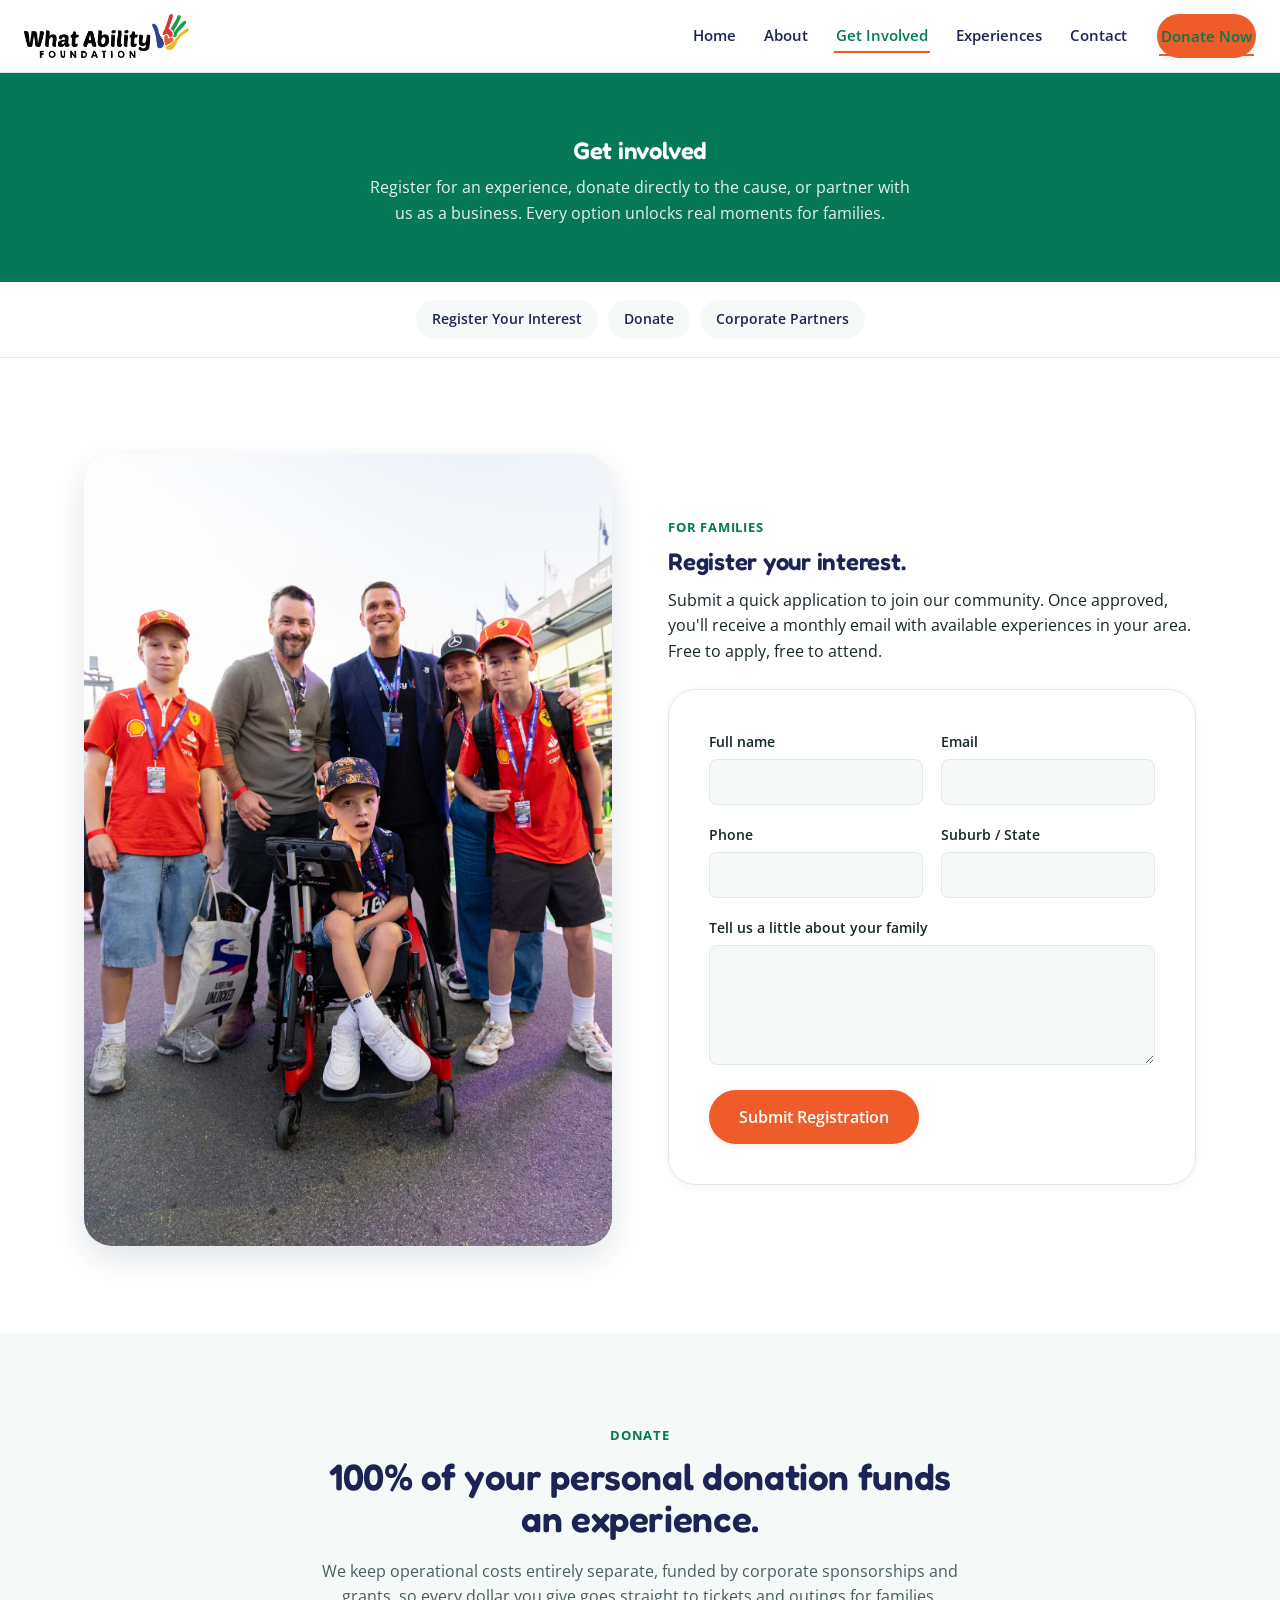
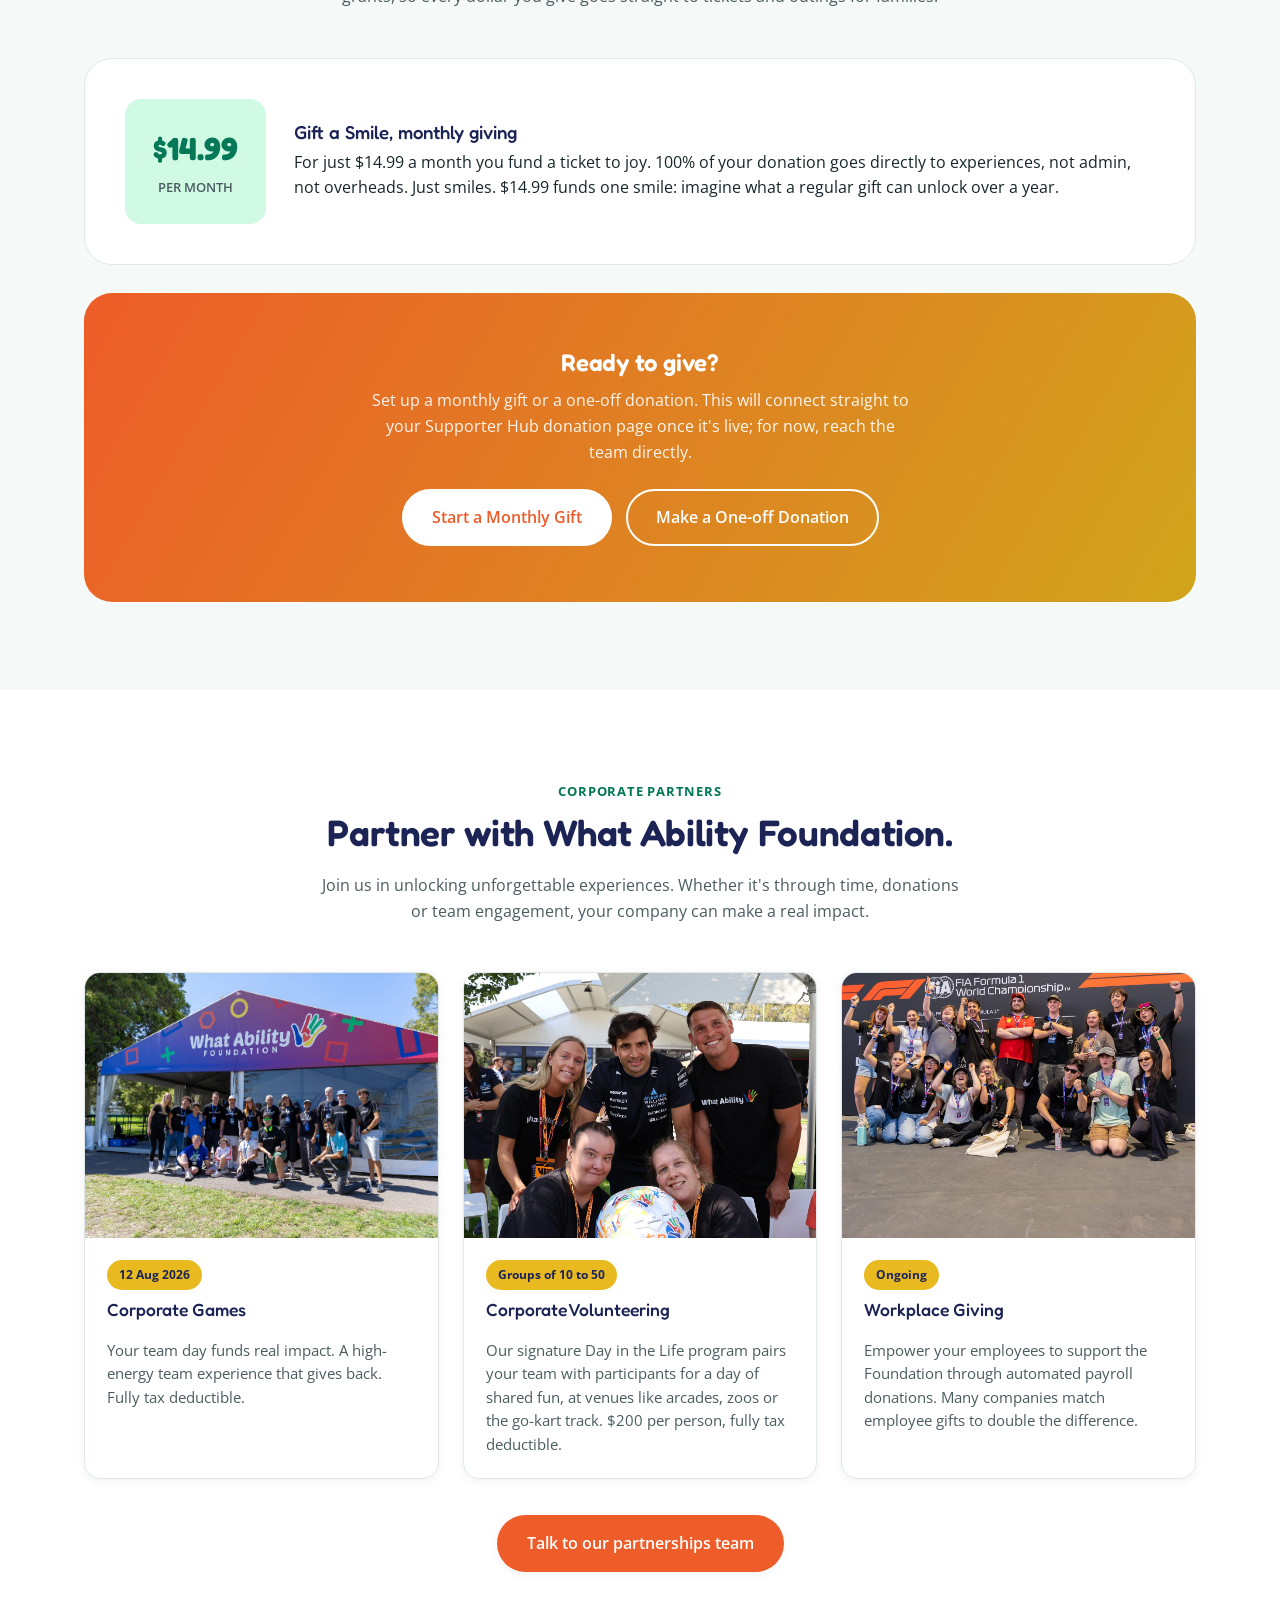
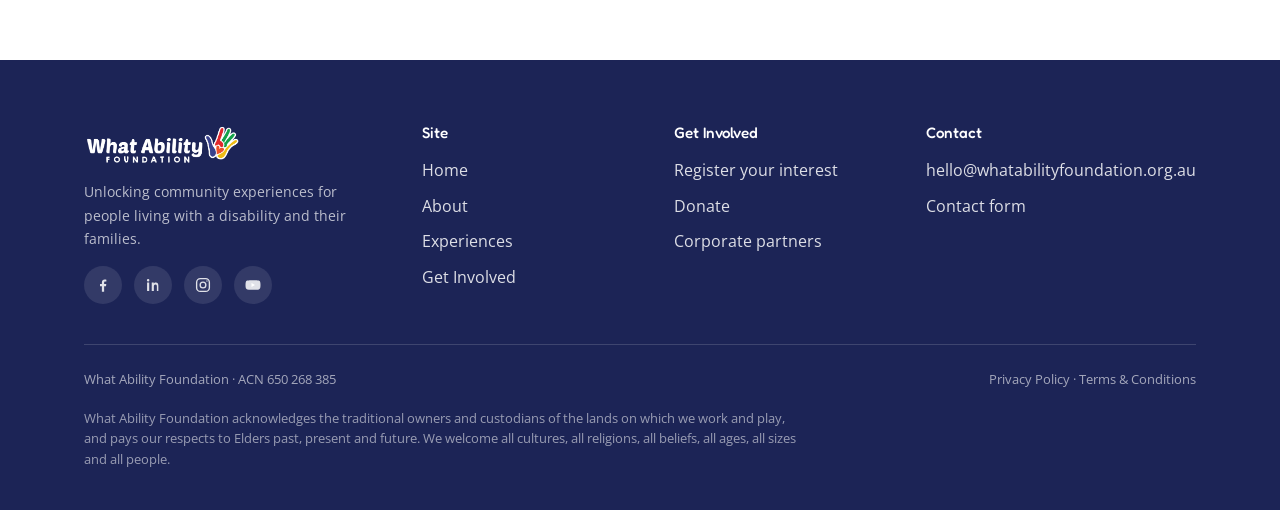
<file: Website/get-involved.html>
<!DOCTYPE html>
<html lang="en-AU">
<head>
<meta charset="UTF-8">
<meta name="viewport" content="width=device-width, initial-scale=1.0">
<title>Get Involved | What Ability Foundation</title>
<meta name="description" content="Register your interest, donate, or become a corporate partner with What Ability Foundation. 100% of personal donations fund experiences.">
<link rel="preconnect" href="https://fonts.googleapis.com">
<link rel="preconnect" href="https://fonts.gstatic.com" crossorigin>
<link href="https://fonts.googleapis.com/css2?family=Fredoka:wght@400;500;600;700&family=Poppins:wght@600;700;800&family=Open+Sans:wght@400;500;600;700&display=swap" rel="stylesheet">
<link rel="icon" href="images/hand-icon.png" type="image/png">
<link rel="stylesheet" href="css/styles.css">
</head>
<body>
<a class="skip-link" href="#main">Skip to content</a>

<header class="site-header">
  <div class="header-inner">
    <a class="logo-link" href="index.html">
      <img src="images/logo-color.png" alt="What Ability Foundation logo">
    </a>
    <nav class="main-nav" aria-label="Primary">
      <ul>
        <li><a href="index.html">Home</a></li>
        <li><a href="about.html">About</a></li>
        <li><a href="get-involved.html" aria-current="page">Get Involved</a></li>
        <li><a href="experiences.html">Experiences</a></li>
        <li><a href="contact.html">Contact</a></li>
      </ul>
      <a class="btn btn-primary" href="get-involved.html#donate">Donate Now</a>
    </nav>
    <button class="nav-toggle" aria-label="Open menu" aria-expanded="false">
      <svg viewBox="0 0 24 24" fill="none" stroke="currentColor" stroke-width="2"><line x1="3" y1="6" x2="21" y2="6"/><line x1="3" y1="12" x2="21" y2="12"/><line x1="3" y1="18" x2="21" y2="18"/></svg>
    </button>
  </div>
</header>

<main id="main">

  <section class="page-hero">
    <div class="container">
      <h1>Get involved</h1>
      <p>Register for an experience, donate directly to the cause, or partner with us as a business. Every option unlocks real moments for families.</p>
    </div>
  </section>

  <nav class="subnav" aria-label="On this page">
    <a href="#register">Register Your Interest</a>
    <a href="#donate">Donate</a>
    <a href="#partner">Corporate Partners</a>
  </nav>

  <!-- REGISTER -->
  <section id="register" class="section">
    <div class="container feature-split">
      <div class="feature-media">
        <img src="images/gallery-5.jpg" alt="A What Ability family enjoying a Formula 1 experience together">
      </div>
      <div>
        <span class="eyebrow">For families</span>
        <h2>Register your interest.</h2>
        <p>Submit a quick application to join our community. Once approved, you'll receive a monthly email with available experiences in your area. Free to apply, free to attend.</p>
        <div class="form-card" style="margin-top:24px;">
          <form data-demo-form>
            <div class="form-grid">
              <div><label for="reg-name">Full name</label><input id="reg-name" name="name" type="text" required></div>
              <div><label for="reg-email">Email</label><input id="reg-email" name="email" type="email" required></div>
              <div><label for="reg-phone">Phone</label><input id="reg-phone" name="phone" type="tel"></div>
              <div><label for="reg-location">Suburb / State</label><input id="reg-location" name="location" type="text"></div>
              <div class="full"><label for="reg-notes">Tell us a little about your family</label><textarea id="reg-notes" name="notes"></textarea></div>
            </div>
            <button class="btn btn-primary" style="margin-top:18px;" type="submit">Submit Registration</button>
            <p class="form-note" role="status" style="display:none; margin-top:14px; color:var(--teal-700); font-weight:600;"></p>
          </form>
        </div>
      </div>
    </div>
  </section>

  <!-- DONATE -->
  <section id="donate" class="section section-alt">
    <div class="container">
      <div class="section-head">
        <span class="eyebrow">Donate</span>
        <h2>100% of your personal donation funds an experience.</h2>
        <p>We keep operational costs entirely separate, funded by corporate sponsorships and grants, so every dollar you give goes straight to tickets and outings for families.</p>
      </div>

      <div class="giving-card">
        <div class="giving-amount">
          <strong>$14.99</strong>
          <span>PER MONTH</span>
        </div>
        <div>
          <h3 style="margin-bottom:6px;">Gift a Smile, monthly giving</h3>
          <p style="margin:0;">For just $14.99 a month you fund a ticket to joy. 100% of your donation goes directly to experiences, not admin, not overheads. Just smiles. $14.99 funds one smile: imagine what a regular gift can unlock over a year.</p>
        </div>
      </div>

      <div class="cta-band" style="margin-top:28px;">
        <h2>Ready to give?</h2>
        <p>Set up a monthly gift or a one-off donation. This will connect straight to your Supporter Hub donation page once it's live; for now, reach the team directly.</p>
        <div class="cta-actions">
          <a class="btn btn-secondary" href="mailto:hello@whatabilityfoundation.org.au?subject=I'd%20like%20to%20donate">Start a Monthly Gift</a>
          <a class="btn btn-ghost" style="border-color:#fff;" href="mailto:hello@whatabilityfoundation.org.au?subject=One-off%20donation">Make a One-off Donation</a>
        </div>
      </div>
    </div>
  </section>

  <!-- CORPORATE PARTNERS -->
  <section id="partner" class="section">
    <div class="container">
      <div class="section-head">
        <span class="eyebrow">Corporate Partners</span>
        <h2>Partner with What Ability Foundation.</h2>
        <p>Join us in unlocking unforgettable experiences. Whether it's through time, donations or team engagement, your company can make a real impact.</p>
      </div>
      <div class="card-grid">
        <div class="event-card">
          <div class="event-media"><img src="images/corporate-games-tent.jpg" alt="A large team of staff and volunteers in front of the What Ability Foundation marquee"></div>
          <div class="event-body">
            <span class="event-date">12 Aug 2026</span>
            <h3>Corporate Games</h3>
            <p>Your team day funds real impact. A high-energy team experience that gives back. Fully tax deductible.</p>
          </div>
        </div>
        <div class="event-card">
          <div class="event-media"><img src="images/sainz-helmet.jpg" alt="What Ability participants meeting a Formula 1 driver and signing a helmet"></div>
          <div class="event-body">
            <span class="event-date">Groups of 10 to 50</span>
            <h3>Corporate Volunteering</h3>
            <p>Our signature Day in the Life program pairs your team with participants for a day of shared fun, at venues like arcades, zoos or the go-kart track. $200 per person, fully tax deductible.</p>
          </div>
        </div>
        <div class="event-card">
          <div class="event-media"><img class="pos-low" src="images/workplace-giving.jpg" alt="A large group of What Ability participants and volunteers celebrating together at a Formula 1 event"></div>
          <div class="event-body">
            <span class="event-date">Ongoing</span>
            <h3>Workplace Giving</h3>
            <p>Empower your employees to support the Foundation through automated payroll donations. Many companies match employee gifts to double the difference.</p>
          </div>
        </div>
      </div>
      <div style="text-align:center; margin-top:36px;">
        <a class="btn btn-primary" href="contact.html">Talk to our partnerships team</a>
      </div>
    </div>
  </section>

</main>

<footer class="site-footer">
  <div class="container">
    <div class="footer-grid">
      <div class="footer-about">
        <img class="footer-logo" src="images/logo-white.png" alt="What Ability Foundation logo">
        <p>Unlocking community experiences for people living with a disability and their families.</p>
        <div class="social-row">
          <a href="https://www.facebook.com/Whatabilityfoundation/" aria-label="Facebook"><svg viewBox="0 0 24 24" fill="currentColor"><path d="M13.5 21v-7.44h2.5l.37-2.9h-2.87V8.84c0-.84.23-1.41 1.44-1.41h1.54V4.84c-.27-.04-1.18-.11-2.24-.11-2.22 0-3.74 1.35-3.74 3.84v2.14H8v2.9h2.5V21h3z"/></svg></a>
          <a href="https://www.linkedin.com/company/what-ability-foundation/" aria-label="LinkedIn"><svg viewBox="0 0 24 24" fill="currentColor"><path d="M6.94 8.5H4.1V20h2.84V8.5zM5.52 4a1.65 1.65 0 1 0 0 3.3 1.65 1.65 0 0 0 0-3.3zM20 20h-2.83v-5.6c0-1.34-.03-3.06-1.87-3.06-1.87 0-2.16 1.46-2.16 2.96V20H10.3V8.5h2.72v1.57h.04c.38-.72 1.3-1.48 2.68-1.48 2.87 0 3.4 1.89 3.4 4.35V20z"/></svg></a>
          <a href="https://www.instagram.com/whatabilityfoundation" aria-label="Instagram"><svg viewBox="0 0 24 24" fill="none" stroke="currentColor" stroke-width="1.8" stroke-linecap="round" stroke-linejoin="round"><rect x="3.5" y="3.5" width="17" height="17" rx="5"/><circle cx="12" cy="12" r="3.8"/><circle cx="17.3" cy="6.7" r=".9" fill="currentColor" stroke="none"/></svg></a>
          <a href="https://www.youtube.com/@WhatAbilityFoundation/featured" aria-label="YouTube"><svg viewBox="0 0 24 24" fill="currentColor"><path d="M22 12c0-1.4-.1-2.8-.4-4.1a2.6 2.6 0 0 0-1.8-1.8C18 5.6 12 5.6 12 5.6s-6 0-7.8.5c-.9.2-1.6.9-1.8 1.8C2.1 9.2 2 10.6 2 12s.1 2.8.4 4.1c.2.9.9 1.6 1.8 1.8 1.8.5 7.8.5 7.8.5s6 0 7.8-.5c.9-.2 1.6-.9 1.8-1.8.3-1.3.4-2.7.4-4.1z"/><path d="M10 9.3v5.4l4.7-2.7z" fill="#fff"/></svg></a>
        </div>
      </div>
      <div>
        <h4>Site</h4>
        <ul>
          <li><a href="index.html">Home</a></li>
          <li><a href="about.html">About</a></li>
          <li><a href="experiences.html">Experiences</a></li>
          <li><a href="get-involved.html">Get Involved</a></li>
        </ul>
      </div>
      <div>
        <h4>Get Involved</h4>
        <ul>
          <li><a href="get-involved.html#register">Register your interest</a></li>
          <li><a href="get-involved.html#donate">Donate</a></li>
          <li><a href="get-involved.html#partner">Corporate partners</a></li>
        </ul>
      </div>
      <div>
        <h4>Contact</h4>
        <ul>
          <li><a href="mailto:hello@whatabilityfoundation.org.au">hello@whatabilityfoundation.org.au</a></li>
          <li><a href="contact.html">Contact form</a></li>
        </ul>
      </div>
    </div>
    <div class="footer-bottom">
      <span>What Ability Foundation · ACN 650 268 385</span>
      <span><a href="#">Privacy Policy</a> · <a href="#">Terms &amp; Conditions</a></span>
    </div>
    <p class="acknowledgement">What Ability Foundation acknowledges the traditional owners and custodians of the lands on which we work and play, and pays our respects to Elders past, present and future. We welcome all cultures, all religions, all beliefs, all ages, all sizes and all people.</p>
  </div>
</footer>

<script src="js/script.js"></script>
</body>
</html>
</file>
<file: Website/css/styles.css>
/* ==========================================================================
   What Ability Foundation — Design System
   ========================================================================== */

:root {
  /* Official What Ability Foundation brand palette, from
     WhatAbilityBrandGuidelines.pdf (the 5 colours from the hand logo) */
  --chambray: #34418c;      /* blue — community */
  --shamrock: #0b9e49;      /* green — experiences */
  --gold-tips: #e9b920;     /* gold/yellow — support workers */
  --rose-madder: #e13230;   /* red — sporting bodies */
  --flame-orange: #ed5c29;  /* orange — heart / accent */

  /* Mapped onto the site's teal/gold/coral roles so the rest of the CSS
     below (written against these names) now resolves to real brand hex.
     Primary accent = Shamrock Green (matches the brand's "experiences"
     colour and reads warmer/friendlier than the blue for large surfaces). */
  --teal-900: #064e3b;      /* deep emerald, for large text-on-light contrast */
  --teal-700: #047857;      /* modern emerald (per approved hero swatch) */
  --teal-600: #059669;      /* emerald hover state */
  --teal-500: #10b981;      /* lightened emerald */
  --teal-100: #d1fae5;      /* pale emerald tint */
  --chambray-700: #34418c;  /* kept for secondary accents (links, badges) */
  --gold-500: #e9b920;      /* gold tips */
  --gold-600: #d1a51c;
  --coral-500: #ed5c29;     /* flame orange */
  --navy-900: #1c2456;      /* chambray-derived navy, used for dark surfaces (footer, ticker) */
  --ink: #16262a;
  --ink-soft: #4a5c60;
  --bg: #ffffff;
  --bg-soft: #f5f9f8;
  --bg-alt: #eef7f6;
  --border: #e1e9e8;
  --white: #ffffff;

  /* Brand guide: headings = "KG Second Chances Solid" (not on a free CDN —
     licensed font, see cufonfonts.com/font/kg-second-chances-sketch).
     Poppins is used as the closest freely-hostable rounded/bold fallback
     until that font is licensed and self-hosted. Body = Open Sans (brand
     guide spec, loaded from Google Fonts). */
  --font-head: "Fredoka", "Poppins", "Segoe UI", sans-serif;
  --font-body: "Open Sans", "Segoe UI", sans-serif;

  --radius-sm: 8px;
  --radius-md: 16px;
  --radius-lg: 28px;
  --shadow-sm: 0 2px 10px rgba(16, 35, 58, 0.06);
  --shadow-md: 0 12px 32px rgba(16, 35, 58, 0.12);
  --container: 1160px;
}

/* ---------- Reset ---------- */
*, *::before, *::after { box-sizing: border-box; }
html { scroll-behavior: smooth; }
body {
  margin: 0;
  font-family: var(--font-body);
  color: var(--ink);
  background: var(--bg);
  line-height: 1.6;
  -webkit-font-smoothing: antialiased;
}
img { max-width: 100%; display: block; }
a { color: inherit; text-decoration: none; }
ul { margin: 0; padding: 0; list-style: none; }
h1, h2, h3, h4 {
  font-family: var(--font-head);
  font-weight: 600;
  line-height: 1.15;
  letter-spacing: -0.01em;
  margin: 0 0 .5em;
  color: var(--navy-900);
}
h3, h4 { font-weight: 500; letter-spacing: 0; }
p { margin: 0 0 1em; }
button { font-family: inherit; cursor: pointer; }

@media (prefers-reduced-motion: reduce) {
  html { scroll-behavior: auto; }
}

.container {
  width: 100%;
  max-width: var(--container);
  margin: 0 auto;
  padding: 0 24px;
}

.visually-hidden {
  position: absolute; width: 1px; height: 1px; padding: 0; margin: -1px;
  overflow: hidden; clip: rect(0,0,0,0); white-space: nowrap; border: 0;
}

.skip-link {
  position: absolute; left: 12px; top: -60px;
  background: var(--teal-700); color: #fff; padding: 10px 16px;
  border-radius: var(--radius-sm); z-index: 1000; transition: top .2s ease;
}
.skip-link:focus { top: 12px; }

/* ---------- Buttons ---------- */
.btn {
  display: inline-flex; align-items: center; justify-content: center;
  gap: 8px;
  padding: 14px 28px;
  border-radius: 999px;
  font-weight: 600;
  font-size: 0.98rem;
  border: 2px solid transparent;
  transition: transform .15s ease, box-shadow .15s ease, background .15s ease, color .15s ease;
  white-space: nowrap;
}
.btn:hover { transform: translateY(-2px); }
.btn:focus-visible { outline: 3px solid var(--gold-600); outline-offset: 2px; }

.btn-primary { background: var(--coral-500); color: #fff; box-shadow: var(--shadow-sm); }
.btn-primary:hover { background: #ef5b45; box-shadow: var(--shadow-md); }

.btn-secondary { background: var(--white); color: var(--teal-700); border-color: var(--teal-700); }
.btn-secondary:hover { background: var(--teal-100); }

.btn-ghost { background: transparent; color: #fff; border-color: rgba(255,255,255,.6); }
.btn-ghost:hover { background: rgba(255,255,255,.12); }

.btn-block { width: 100%; }

/* ---------- Header ---------- */
.site-header {
  position: sticky; top: 0; z-index: 500;
  background: rgba(255,255,255,.92);
  backdrop-filter: blur(8px);
  border-bottom: 1px solid var(--border);
}
.header-inner {
  display: flex; align-items: center; justify-content: space-between;
  padding: 14px 24px;
}
.logo-link { display: flex; align-items: center; gap: 10px; }
.logo-link img { height: 44px; width: auto; }

.main-nav { display: flex; align-items: center; gap: 28px; }
.main-nav ul { display: flex; gap: 24px; align-items: center; }
.main-nav a {
  font-weight: 600; font-size: 0.95rem; color: var(--navy-900);
  padding: 8px 2px; position: relative;
}
.main-nav a::after {
  content: ""; position: absolute; left: 0; right: 0; bottom: 0;
  height: 2px; background: var(--coral-500);
  transform: scaleX(0); transition: transform .2s ease;
}
.main-nav a:hover::after, .main-nav a[aria-current="page"]::after { transform: scaleX(1); }
.main-nav a[aria-current="page"] { color: var(--teal-700); }

.nav-toggle {
  display: none; background: none; border: none; padding: 8px;
}
.nav-toggle svg { width: 28px; height: 28px; }

@media (max-width: 900px) {
  /* backdrop-filter on the sticky header traps the fixed-position menu inside
     the header box (containing-block rule), making it invisible — disable on mobile */
  .site-header { backdrop-filter: none; -webkit-backdrop-filter: none; }
  .main-nav {
    position: fixed; inset: 72px 0 0 0; background: #fff;
    flex-direction: column; align-items: stretch; padding: 24px;
    transform: translateX(100%); transition: transform .25s ease;
    overflow-y: auto; z-index: 600;
  }
  .main-nav.open { transform: translateX(0); }
  .main-nav ul { flex-direction: column; gap: 4px; width: 100%; }
  .main-nav ul li a { display: block; padding: 14px 6px; border-bottom: 1px solid var(--border); }
  .main-nav .btn { margin-top: 16px; width: 100%; }
  .nav-toggle { display: block; }
}

/* ---------- Events ticker ---------- */
.events-ticker {
  background: var(--navy-900); color: #fff;
  display: flex; align-items: center; gap: 16px;
  overflow: hidden; position: relative;
}
.ticker-label {
  flex: 0 0 auto; background: var(--gold-600); color: var(--navy-900);
  font-weight: 700; font-size: .8rem; letter-spacing: .04em;
  padding: 10px 18px; text-transform: uppercase;
}
.ticker-track-wrap { flex: 1 1 auto; overflow: hidden; }
.ticker-track {
  display: flex; gap: 48px; white-space: nowrap; width: max-content;
  animation: ticker-scroll 32s linear infinite;
  padding: 12px 0;
}
.events-ticker:hover .ticker-track,
.events-ticker.paused .ticker-track { animation-play-state: paused; }
.ticker-track span { font-size: .92rem; font-weight: 500; opacity: .95; }
.ticker-track strong { color: var(--gold-500); }
@keyframes ticker-scroll {
  from { transform: translateX(0); }
  to { transform: translateX(-50%); }
}
.ticker-pause {
  flex: 0 0 auto; background: none; border: 1px solid rgba(255,255,255,.4);
  color: #fff; border-radius: 999px; width: 30px; height: 30px;
  margin-right: 14px; font-size: .8rem;
}

/* ---------- Hero ---------- */
.hero {
  position: relative;
  background: linear-gradient(135deg, var(--teal-700), var(--teal-500));
  color: #fff;
  overflow: hidden;
}
.hero-inner {
  display: grid; grid-template-columns: 1.1fr .9fr; gap: 48px;
  align-items: center; padding: 72px 24px 88px;
}
.hero-eyebrow {
  display: inline-block; background: rgba(255,255,255,.16);
  border: 1px solid rgba(255,255,255,.35);
  padding: 6px 16px; border-radius: 999px; font-size: .82rem;
  font-weight: 600; letter-spacing: .03em; margin-bottom: 18px;
}
.hero h1 { color: #fff; font-size: clamp(2.1rem, 4vw, 3.4rem); font-weight: 600; margin-bottom: .4em; }
.hero p.lead { font-size: 1.15rem; color: rgba(255,255,255,.92); max-width: 46ch; }
.hero-actions { display: flex; gap: 14px; flex-wrap: wrap; margin-top: 28px; }
.hero-stats { display: flex; gap: 28px; margin-top: 40px; flex-wrap: wrap; }
.hero-stats div strong { display: block; font-family: var(--font-head); font-size: 1.6rem; }
.hero-stats div span { font-size: .85rem; color: rgba(255,255,255,.85); }

.hero-media {
  position: relative; border-radius: var(--radius-lg); overflow: hidden;
  box-shadow: var(--shadow-md); aspect-ratio: 4/3;
}
.hero-media img { width: 100%; height: 100%; object-fit: cover; object-position: center; }

.wave-divider { display: block; width: 100%; height: 60px; margin-top: -2px; }

/* ---------- Hero living background (aurora blobs + floating sparks) ---------- */
.hero {
  background: linear-gradient(135deg, var(--teal-900), var(--teal-700) 42%, var(--teal-500));
  background-size: 170% 170%;
  animation: hero-pan 18s ease-in-out infinite alternate;
}
@keyframes hero-pan {
  from { background-position: 0% 0%; }
  to { background-position: 100% 100%; }
}

.hero-bg {
  position: absolute; inset: 0; z-index: 0; overflow: hidden; pointer-events: none;
}
.hero-bg .blob {
  position: absolute; border-radius: 50%; filter: blur(70px); will-change: transform;
}
.hero-bg .blob-1 {
  width: 560px; height: 560px; top: -180px; left: -140px;
  background: radial-gradient(circle at center, rgba(255,255,255,.30), rgba(255,255,255,0) 68%);
  animation: blob-drift-1 16s ease-in-out infinite alternate;
}
.hero-bg .blob-2 {
  width: 680px; height: 680px; bottom: -260px; right: -180px;
  background: radial-gradient(circle at center, rgba(233,185,32,.32), rgba(233,185,32,0) 68%);
  animation: blob-drift-2 21s ease-in-out infinite alternate;
}
.hero-bg .blob-3 {
  width: 460px; height: 460px; top: 18%; left: 36%;
  background: radial-gradient(circle at center, rgba(6,78,59,.45), rgba(6,78,59,0) 70%);
  animation: blob-drift-3 25s ease-in-out infinite alternate;
}
@keyframes blob-drift-1 { to { transform: translate(90px, 60px) scale(1.18); } }
@keyframes blob-drift-2 { to { transform: translate(-80px, -70px) scale(1.12); } }
@keyframes blob-drift-3 { to { transform: translate(-120px, 50px) scale(1.25); } }

/* Floating sparks in brand colours, gently rising like confetti */
.hero-bg .spark {
  position: absolute; bottom: -24px; border-radius: 50%; opacity: 0;
  animation: spark-rise linear infinite;
}
@keyframes spark-rise {
  0%   { transform: translateY(0) translateX(0); opacity: 0; }
  8%   { opacity: .85; }
  60%  { opacity: .45; }
  100% { transform: translateY(-640px) translateX(34px); opacity: 0; }
}
.hero-bg .s1 { left: 8%;  width: 8px; height: 8px; background: rgba(255,255,255,.9);  animation-duration: 11s;   animation-delay: 0s; }
.hero-bg .s2 { left: 18%; width: 5px; height: 5px; background: var(--gold-500);       animation-duration: 14s;   animation-delay: 2.5s; }
.hero-bg .s3 { left: 30%; width: 7px; height: 7px; background: #6ee7b7;               animation-duration: 12s;   animation-delay: 5s; }
.hero-bg .s4 { left: 42%; width: 4px; height: 4px; background: rgba(255,255,255,.8);  animation-duration: 16s;   animation-delay: 1s; }
.hero-bg .s5 { left: 55%; width: 9px; height: 9px; background: rgba(233,185,32,.85);  animation-duration: 13s;   animation-delay: 6.5s; }
.hero-bg .s6 { left: 68%; width: 5px; height: 5px; background: rgba(255,255,255,.7);  animation-duration: 15s;   animation-delay: 3.5s; }
.hero-bg .s7 { left: 80%; width: 7px; height: 7px; background: rgba(237,92,41,.8);    animation-duration: 12.5s; animation-delay: 7.5s; }
.hero-bg .s8 { left: 90%; width: 6px; height: 6px; background: #6ee7b7;               animation-duration: 17s;   animation-delay: 4.5s; }

.hero-inner { position: relative; z-index: 1; }

.hero-eyebrow { animation: hero-rise .6s ease both; }
.hero h1 { animation: hero-rise .7s ease .08s both; }
.hero p.lead { animation: hero-rise .7s ease .16s both; }
.hero-actions { animation: hero-rise .7s ease .24s both; }
.hero-stats { animation: hero-rise .7s ease .32s both; }
.hero-media { animation: hero-rise .8s ease .2s both; }
@keyframes hero-rise { from { opacity: 0; transform: translateY(18px); } to { opacity: 1; transform: translateY(0); } }

/* ---------- Sections ---------- */
.section { padding: 88px 0; }
.section-alt { background: var(--bg-soft); }
.section-head { max-width: 640px; margin: 0 auto 48px; text-align: center; }
.eyebrow {
  display: inline-block; color: var(--teal-700); font-weight: 700;
  font-size: .82rem; letter-spacing: .06em; text-transform: uppercase;
  margin-bottom: 10px;
}
.section-head h2 { font-size: clamp(1.6rem, 3vw, 2.3rem); }
.section-head p { color: var(--ink-soft); }

/* Mission cards */
.mission-grid { display: grid; grid-template-columns: repeat(4, 1fr); gap: 20px; }
.mission-card {
  background: #fff; border: 1px solid var(--border); border-radius: var(--radius-md);
  padding: 28px 22px; box-shadow: var(--shadow-sm);
  transition: transform .2s ease, box-shadow .2s ease;
}
.mission-card:hover { transform: translateY(-4px); box-shadow: var(--shadow-md); }
.mission-card .icon {
  width: 44px; height: 44px; border-radius: 50%;
  display: flex; align-items: center; justify-content: center; margin-bottom: 16px;
  font-family: var(--font-head); font-weight: 700; font-size: 1.05rem; color: #fff;
}
.icon-chambray { background: var(--chambray-700); }
.icon-orange { background: var(--coral-500); }
.icon-green { background: var(--teal-700); }
.icon-gold { background: var(--gold-600); }

.contact-info .icon svg { width: 20px; height: 20px; }
.mission-card h3 { font-size: 1.05rem; margin-bottom: 6px; }
.mission-card p { color: var(--ink-soft); font-size: .95rem; margin: 0; }

/* Two column feature */
.feature-split {
  display: grid; grid-template-columns: 1fr 1fr; gap: 56px; align-items: center;
}
.feature-split img { border-radius: var(--radius-lg); box-shadow: var(--shadow-md); }
.feature-split.reverse .feature-media { order: 2; }
.feature-list { margin-top: 20px; display: grid; gap: 14px; }
.feature-list li { display: flex; gap: 12px; align-items: flex-start; }
.feature-list .check {
  flex: 0 0 24px; height: 24px; width: 24px; border-radius: 50%;
  background: var(--teal-600); color: #fff; display: flex; align-items: center;
  justify-content: center; font-size: .8rem; margin-top: 2px;
}

/* How it works steps */
.steps { display: grid; grid-template-columns: repeat(5, 1fr); gap: 18px; counter-reset: step; }
.step-card { text-align: center; padding: 8px; }
.step-num {
  width: 52px; height: 52px; border-radius: 50%; background: var(--gold-500);
  color: var(--navy-900); font-family: var(--font-head); font-weight: 700;
  display: flex; align-items: center; justify-content: center; margin: 0 auto 14px;
  font-size: 1.15rem;
}
.step-card h3 { font-size: 1rem; }
.step-card p { font-size: .9rem; color: var(--ink-soft); }

/* Impact stat band */
.impact-band {
  background: var(--navy-900); color: #fff; border-radius: var(--radius-lg);
  padding: 56px 40px; display: grid; grid-template-columns: 1.3fr 1fr; gap: 40px; align-items: center;
}
.impact-band h2 { color: #fff; }
.impact-band p { color: rgba(255,255,255,.85); }
.impact-numbers { display: grid; grid-template-columns: 1fr 1fr; gap: 24px; }
.impact-numbers strong { display: block; font-family: var(--font-head); font-size: 2.1rem; color: var(--gold-500); }
.impact-numbers span { font-size: .85rem; color: rgba(255,255,255,.8); }

/* Testimonial / promise */
.promise-card {
  background: var(--teal-100); border-radius: var(--radius-lg);
  padding: 48px; text-align: center; max-width: 780px; margin: 0 auto;
}
.promise-card h2 { color: var(--teal-900); }

/* Cards grid (team/board/partners) */
.people-grid { display: grid; grid-template-columns: repeat(3, 1fr); gap: 28px; }
.people-card { text-align: center; }
.people-card img {
  width: 140px; height: 140px; border-radius: 50%; object-fit: cover;
  margin: 0 auto 16px; border: 4px solid var(--bg-soft);
}
.people-card h3 { font-size: 1rem; margin-bottom: 2px; }
.people-card span { color: var(--ink-soft); font-size: .88rem; }

.partners-strip {
  display: flex; flex-wrap: wrap; gap: 32px; align-items: center; justify-content: center;
  padding: 32px 0;
}
.partners-strip img { height: 42px; width: auto; opacity: .8; filter: grayscale(1); }

/* Events / experience cards */
.card-grid { display: grid; grid-template-columns: repeat(3, 1fr); gap: 24px; }
.event-card {
  border: 1px solid var(--border); border-radius: var(--radius-md); overflow: hidden;
  background: #fff; box-shadow: var(--shadow-sm); display: flex; flex-direction: column;
}
.event-card .event-media { position: relative; aspect-ratio: 4/3; overflow: hidden; background: var(--bg-soft); }
.event-card .event-media img { width: 100%; height: 100%; object-fit: cover; object-position: center; }
.event-card .event-media img.pos-low { object-position: center 65%; }
.event-card .event-media img.pos-high { object-position: center 30%; }
.event-card .event-media.contain img { object-fit: contain; padding: 18px; }
.event-card .event-body { padding: 22px; display: flex; flex-direction: column; gap: 10px; flex: 1; }
.event-date {
  display: inline-flex; align-self: flex-start; background: var(--gold-500);
  color: var(--navy-900); font-weight: 700; font-size: .78rem;
  padding: 5px 12px; border-radius: 999px;
}
.event-card h3 { font-size: 1.1rem; }
.event-card p { color: var(--ink-soft); font-size: .92rem; margin: 0; flex: 1; }

/* In-frame photo carousel inside an experience card (swipe/click through photos) */
.event-media .carousel-slide {
  position: absolute; inset: 0; width: 100%; height: 100%;
  object-fit: cover; object-position: center;
  opacity: 0; transition: opacity .4s ease;
}
.event-media .carousel-slide.active { opacity: 1; z-index: 1; }
.event-media .carousel-slide.pos-high { object-position: center 30%; }
.event-media .carousel-slide.pos-low { object-position: center 65%; }

.carousel-arrow {
  position: absolute; top: 50%; transform: translateY(-50%);
  width: 34px; height: 34px; border-radius: 50%; border: none;
  background: rgba(255,255,255,.9); color: var(--ink);
  display: flex; align-items: center; justify-content: center;
  font-size: 1.3rem; line-height: 1; cursor: pointer; z-index: 2;
  box-shadow: var(--shadow-sm); transition: background .2s ease, transform .2s ease;
}
.carousel-arrow:hover { background: #fff; transform: translateY(-50%) scale(1.06); }
.carousel-arrow.prev { left: 10px; }
.carousel-arrow.next { right: 10px; }

.carousel-dots {
  position: absolute; bottom: 12px; left: 0; right: 0;
  display: flex; justify-content: center; gap: 6px; z-index: 2;
}
.carousel-dots button {
  width: 6px; height: 6px; border-radius: 999px; border: none;
  background: rgba(255,255,255,.55); padding: 0; cursor: pointer;
  transition: width .2s ease, background .2s ease;
}
.carousel-dots button.active { width: 18px; background: #fff; }

/* CTA band */
.cta-band {
  background: linear-gradient(120deg, var(--coral-500), var(--gold-600));
  border-radius: var(--radius-lg); padding: 56px 40px; text-align: center; color: #fff;
}
.cta-band h2 { color: #fff; }
.cta-band p { color: rgba(255,255,255,.92); max-width: 60ch; margin: 0 auto 24px; }
.cta-actions { display: flex; gap: 14px; justify-content: center; flex-wrap: wrap; }
.cta-band .btn-secondary { background: #fff; border-color: #fff; color: var(--coral-500); }

/* Forms */
.form-card {
  background: #fff; border: 1px solid var(--border); border-radius: var(--radius-lg);
  padding: 40px; box-shadow: var(--shadow-sm);
}
.form-grid { display: grid; grid-template-columns: 1fr 1fr; gap: 18px; }
.form-grid .full { grid-column: 1 / -1; }
label { display: block; font-weight: 600; font-size: .9rem; margin-bottom: 6px; }
input, textarea, select {
  width: 100%; padding: 12px 14px; border: 1px solid var(--border);
  border-radius: var(--radius-sm); font-family: inherit; font-size: .95rem;
  background: var(--bg-soft);
}
input:focus, textarea:focus, select:focus { outline: 2px solid var(--teal-600); outline-offset: 1px; }
textarea { resize: vertical; min-height: 120px; }

.contact-info { display: grid; gap: 20px; }
.contact-info .item { display: flex; gap: 14px; align-items: flex-start; }
.contact-info .icon {
  flex: 0 0 42px; height: 42px; width: 42px; border-radius: 50%;
  background: var(--teal-100); color: var(--teal-700); display: flex;
  align-items: center; justify-content: center; font-size: 1.1rem;
}

/* Page hero (inner pages) */
.page-hero {
  background: var(--teal-700); color: #fff; padding: 64px 0 56px; text-align: center;
}
.page-hero h1 { color: #fff; margin-bottom: 10px; }
.page-hero p { color: rgba(255,255,255,.9); max-width: 60ch; margin: 0 auto; }
.breadcrumb { font-size: .85rem; color: rgba(255,255,255,.75); margin-bottom: 14px; }
.breadcrumb a { text-decoration: underline; }

/* Anchor offset for sticky header + in-page nav */
section[id] { scroll-margin-top: 96px; }

.subnav {
  display: flex; gap: 10px; flex-wrap: wrap; justify-content: center;
  padding: 18px 0; border-bottom: 1px solid var(--border); margin-bottom: 8px;
}
.subnav a {
  padding: 8px 16px; border-radius: 999px; background: var(--bg-soft);
  font-weight: 600; font-size: .88rem; color: var(--navy-900);
}
.subnav a:hover { background: var(--teal-100); color: var(--teal-700); }

/* ---------- Photo gallery strip ---------- */
.gallery-grid {
  display: grid; grid-template-columns: repeat(6, 1fr); gap: 10px;
}
.gallery-grid a { display: block; border-radius: var(--radius-sm); overflow: hidden; aspect-ratio: 1/1; }
.gallery-grid img {
  width: 100%; height: 100%; object-fit: cover; object-position: center 35%;
  transition: transform .25s ease;
}
.gallery-grid a:hover img { transform: scale(1.06); }

/* ---------- Giving tiers ---------- */
.giving-card {
  background: #fff; border: 1px solid var(--border); border-radius: var(--radius-lg);
  padding: 40px; display: grid; grid-template-columns: auto 1fr; gap: 28px; align-items: center;
}
.giving-amount {
  text-align: center; background: var(--teal-100); border-radius: var(--radius-md);
  padding: 24px 28px; min-width: 140px;
}
.giving-amount strong { display: block; font-family: var(--font-head); font-size: 2rem; color: var(--teal-700); }
.giving-amount span { font-size: .8rem; color: var(--ink-soft); font-weight: 600; }

/* ---------- Contact icons (line-art, on-brand, not emoji) ---------- */
.contact-info .icon { background: var(--teal-100); color: var(--teal-700); }
.contact-info .icon.icon-orange-bg { background: #fde7de; color: var(--coral-500); }
.contact-info .icon.icon-gold-bg { background: #fdf3d9; color: var(--gold-600); }

/* ---------- Quick link cards (contact page routing) ---------- */
.quicklink-grid { display: grid; grid-template-columns: repeat(3, 1fr); gap: 20px; }
.quicklink-card {
  display: flex; align-items: center; gap: 18px; background: #fff;
  border: 1px solid var(--border); border-radius: var(--radius-lg);
  padding: 24px; transition: transform .2s ease, box-shadow .2s ease, border-color .2s ease;
}
.quicklink-card:hover { transform: translateY(-3px); box-shadow: var(--shadow-md); border-color: var(--teal-500); }
.quicklink-card .icon {
  flex: 0 0 48px; width: 48px; height: 48px; border-radius: 50%; display: flex;
  align-items: center; justify-content: center;
  font-family: var(--font-head); font-weight: 700; font-size: 1.15rem; color: #fff;
}
.quicklink-card .quicklink-text { flex: 1; min-width: 0; }
.quicklink-card h3 { font-size: 1.02rem; line-height: 1.3; margin: 0 0 5px; color: var(--ink); }
.quicklink-card p { color: var(--ink-soft); font-size: .87rem; line-height: 1.45; margin: 0; }
.quicklink-card .chevron {
  flex: 0 0 auto; font-size: 1.6rem; line-height: 1; color: var(--border);
  font-family: var(--font-head); transition: color .2s ease, transform .2s ease;
}
.quicklink-card:hover .chevron { color: var(--teal-700); transform: translateX(3px); }

/* ---------- Footer ---------- */
.site-footer { background: var(--navy-900); color: rgba(255,255,255,.85); padding: 64px 0 28px; }
.footer-grid { display: grid; grid-template-columns: 1.4fr 1fr 1fr 1.2fr; gap: 36px; margin-bottom: 40px; }
.footer-grid h4 { color: #fff; font-size: .95rem; margin-bottom: 16px; }
.footer-grid ul { display: grid; gap: 10px; }
.footer-grid a:hover { color: var(--gold-500); }
.footer-logo { height: 40px; margin-bottom: 16px; }
.footer-about p { font-size: .9rem; color: rgba(255,255,255,.7); }
.social-row { display: flex; gap: 12px; margin-top: 16px; }
.social-row a {
  width: 38px; height: 38px; border-radius: 50%; background: rgba(255,255,255,.1);
  display: flex; align-items: center; justify-content: center;
}
.social-row a svg { width: 18px; height: 18px; }
.social-row a:hover { background: var(--teal-600); }
.footer-bottom {
  border-top: 1px solid rgba(255,255,255,.15); padding-top: 24px;
  display: flex; justify-content: space-between; flex-wrap: wrap; gap: 12px;
  font-size: .82rem; color: rgba(255,255,255,.6);
}
.footer-bottom a:hover { color: #fff; }
.acknowledgement { font-size: .8rem; color: rgba(255,255,255,.55); max-width: 720px; margin-top: 18px; }

/* ---------- Responsive ---------- */
@media (max-width: 980px) {
  .hero-inner { grid-template-columns: 1fr; padding-top: 48px; }
  .hero-media { order: -1; max-width: 480px; margin: 0 auto; }
  .mission-grid { grid-template-columns: repeat(2, 1fr); }
  .steps { grid-template-columns: repeat(2, 1fr); }
  .feature-split, .feature-split.reverse { grid-template-columns: 1fr; }
  .feature-split.reverse .feature-media { order: 0; }
  .impact-band { grid-template-columns: 1fr; text-align: center; }
  .impact-numbers { justify-items: center; }
  .people-grid, .card-grid { grid-template-columns: repeat(2, 1fr); }
  .footer-grid { grid-template-columns: 1fr 1fr; }
  .form-grid { grid-template-columns: 1fr; }
  .gallery-grid { grid-template-columns: repeat(4, 1fr); }
  .giving-card { grid-template-columns: 1fr; text-align: center; justify-items: center; }
  .quicklink-grid { grid-template-columns: 1fr 1fr; }
}
@media (max-width: 600px) {
  .gallery-grid { grid-template-columns: repeat(3, 1fr); }
  .section { padding: 60px 0; }
  .mission-grid, .steps, .people-grid, .card-grid, .quicklink-grid { grid-template-columns: 1fr; }
  .footer-grid { grid-template-columns: 1fr }
  .impact-numbers { grid-template-columns: 1fr 1fr; }
}
</file>
